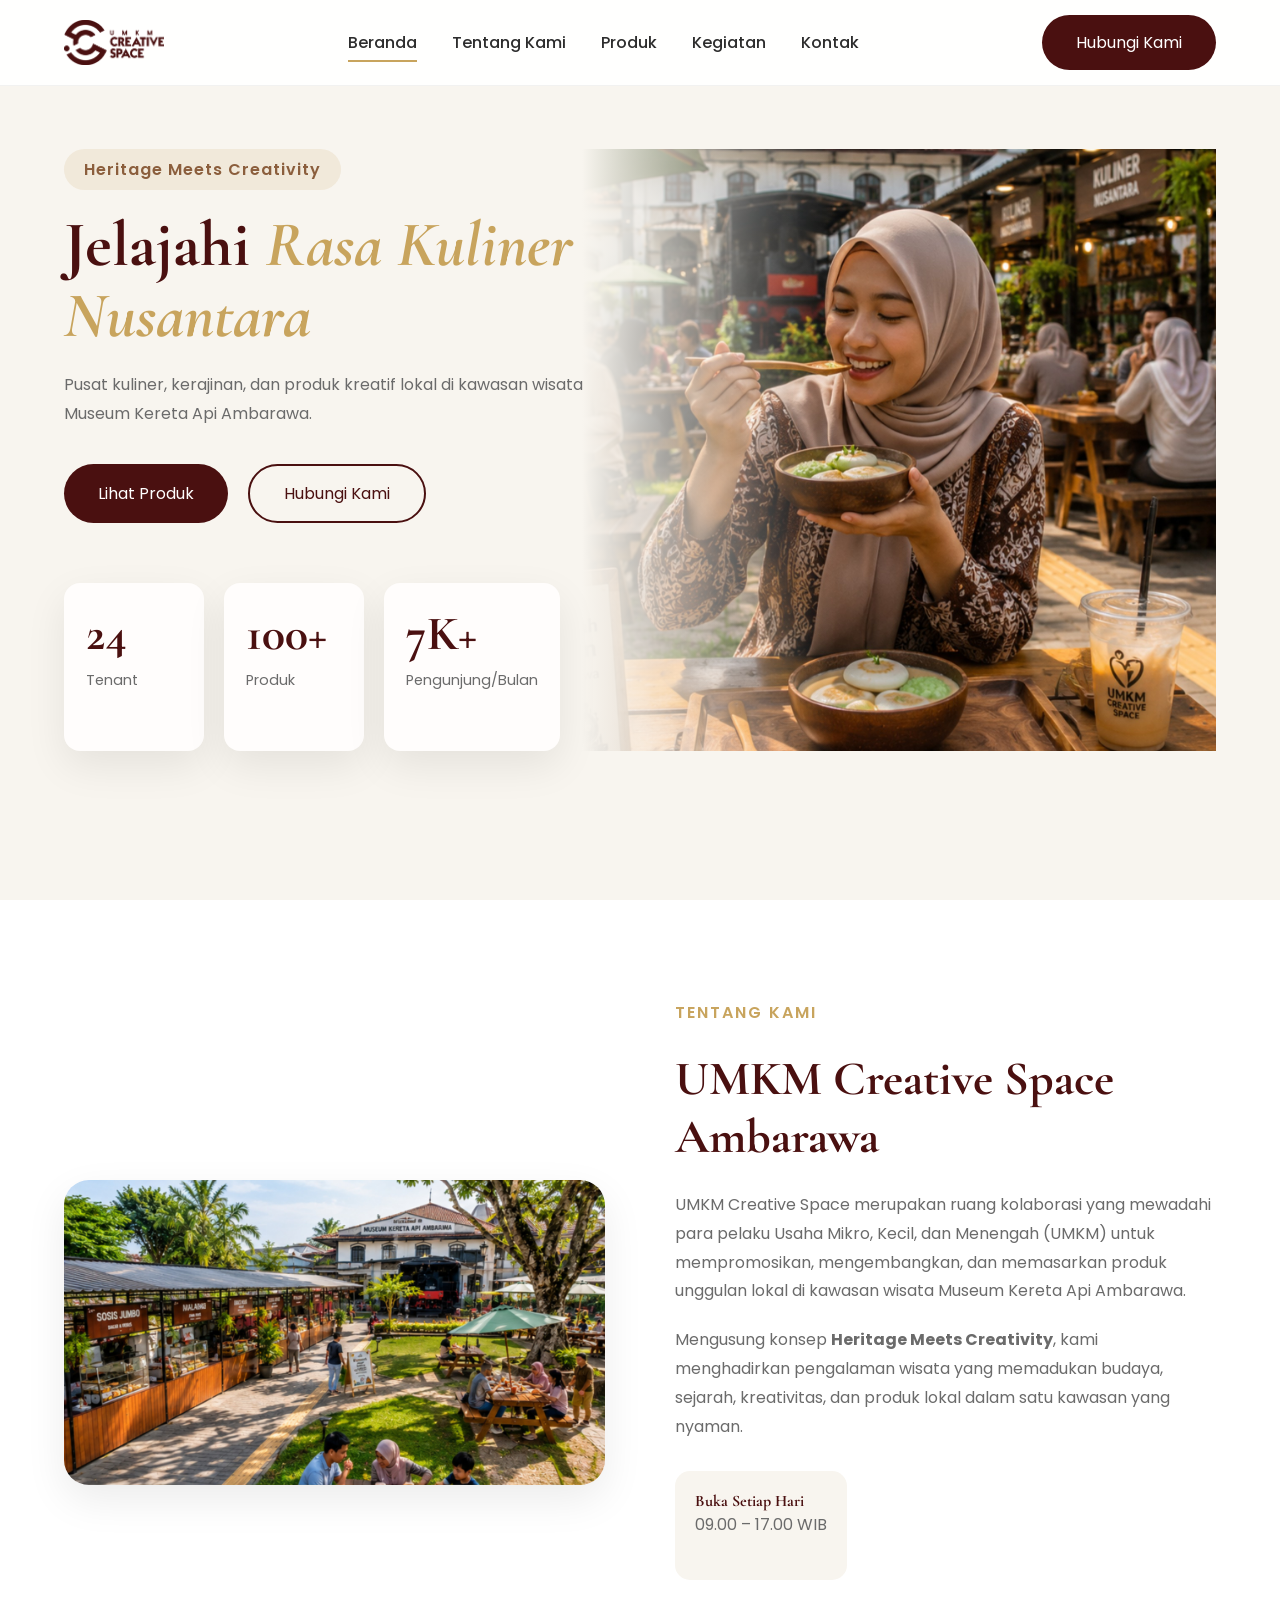
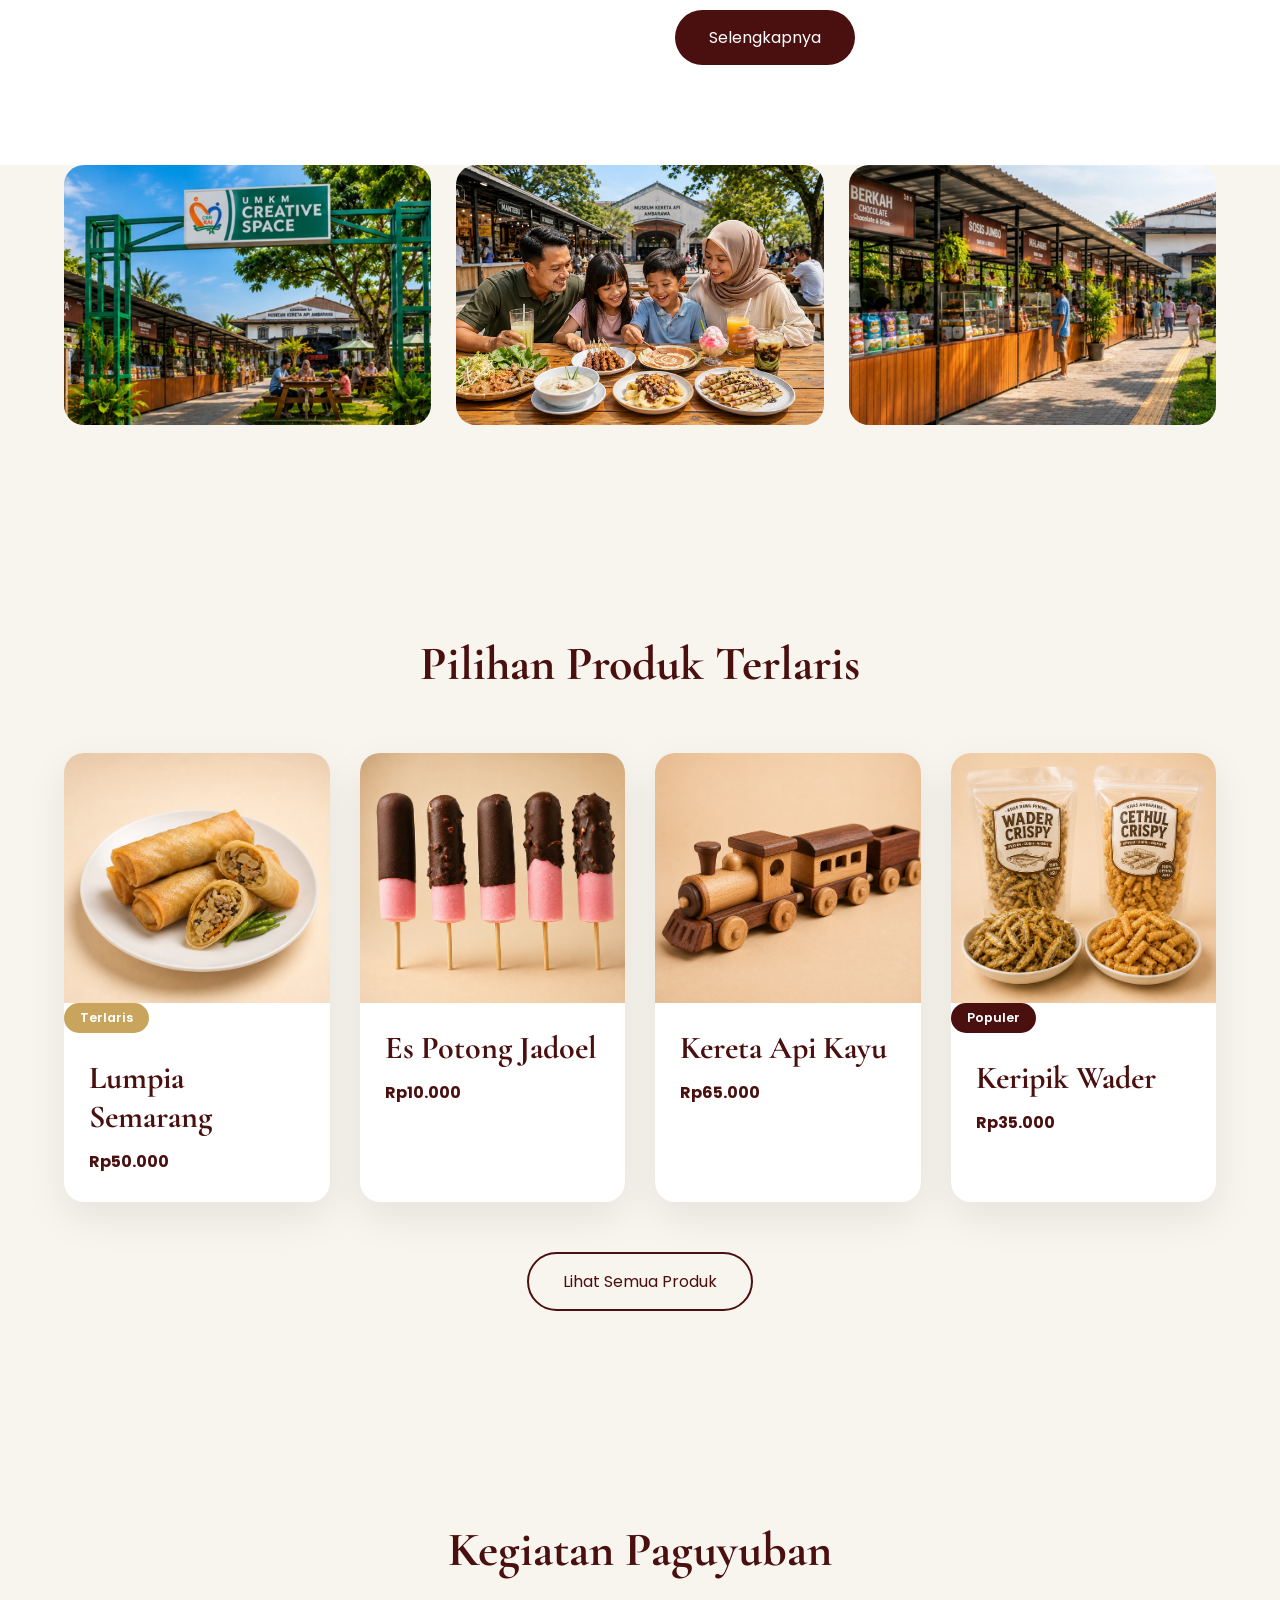
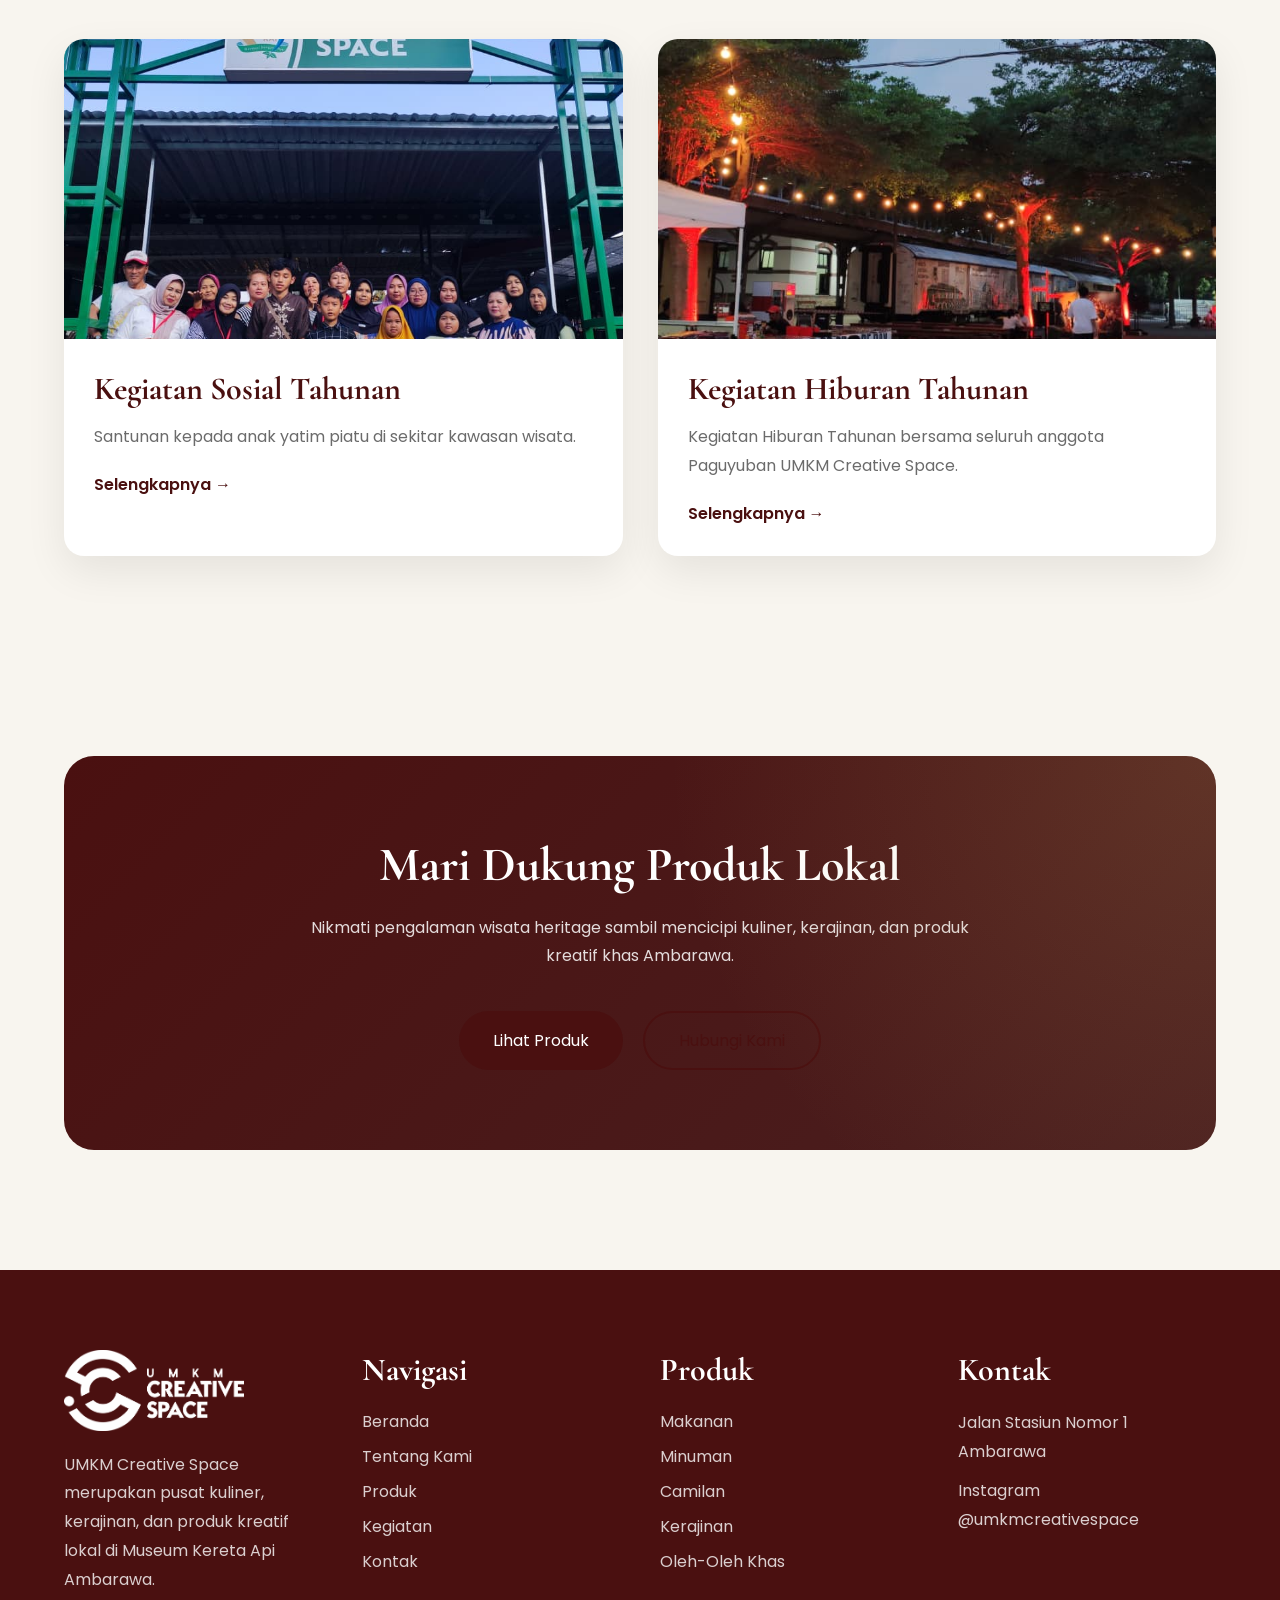
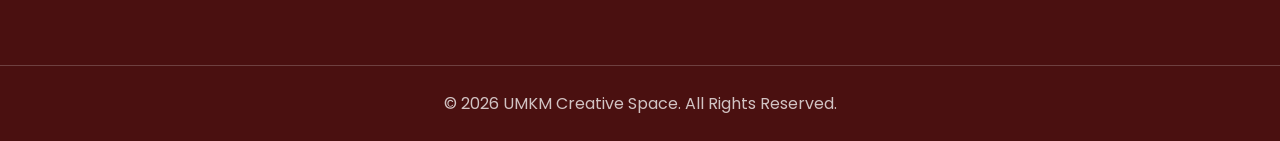
<file: index.html>
<!DOCTYPE html>
<html lang="id">

<head>

    <!-- ========================================
         Meta
    ========================================= -->

    <meta charset="UTF-8">

    <meta name="viewport"
          content="width=device-width, initial-scale=1.0">

    <title>
        UMKM Creative Space | Heritage Meets Creativity
    </title>

    <meta name="description"
          content="UMKM Creative Space merupakan pusat kuliner, kerajinan, oleh-oleh, dan produk kreatif lokal di kawasan Museum Kereta Api Ambarawa.">

    <meta name="keywords"
          content="UMKM Creative Space, Museum Kereta Api Ambarawa, Kuliner Ambarawa, Kerajinan, Oleh-oleh">

    <meta name="author"
          content="UMKM Creative Space">

    <!-- Open Graph -->

    <meta property="og:title"
          content="UMKM Creative Space">

    <meta property="og:description"
          content="Heritage Meets Creativity">

    <meta property="og:image"
          content="images/hero/hero-home.jpg">

    <meta property="og:type"
          content="website">

    <!-- Favicon -->

    <link rel="icon"
          href="images/logo/favicon.png">

    <!-- Google Font -->

    <link rel="preconnect"
          href="https://fonts.googleapis.com">

    <link rel="preconnect"
          href="https://fonts.gstatic.com"
          crossorigin>

    <link href="https://fonts.googleapis.com/css2?family=Cormorant+Garamond:wght@500;600;700&family=Poppins:wght@300;400;500;600;700&display=swap"
          rel="stylesheet">

    <!-- CSS -->

    <link rel="stylesheet"
          href="css/style.css">

    <link rel="stylesheet"
          href="css/home.css">

    <link rel="stylesheet"
          href="css/responsive.css">

</head>

<body>

<header id="header">

    <div class="container navbar">

        <!-- Logo -->

        <a href="index.html"
           class="logo">

            <img src="images/logo/logo.png"
                 alt="UMKM Creative Space">

        </a>

        <!-- Navigation -->

        <nav>

            <ul class="nav-menu">

                <li>
                    <a class="active"
                       href="index.html">
                        Beranda
                    </a>
                </li>

                <li>
                    <a href="about.html">
                        Tentang Kami
                    </a>
                </li>

                <li>
                    <a href="product.html">
                        Produk
                    </a>
                </li>

                <li>
                    <a href="activities.html">
                        Kegiatan
                    </a>
                </li>

                <li>
                    <a href="contact.html">
                        Kontak
                    </a>
                </li>

            </ul>

        </nav>

        <!-- Contact Button -->

        <a href="contact.html"
           class="btn-primary">

            Hubungi Kami

        </a>

        <!-- Mobile -->

        <div class="hamburger">

            ☰

        </div>

    </div>

</header>

<main>

<section class="hero">

<div class="container hero-grid">

<div class="hero-content">

<span class="hero-tag">

Heritage Meets Creativity

</span>

<h1>

Jelajahi

<span>

Rasa Kuliner Nusantara

</span>

</h1>

<p>

Pusat kuliner, kerajinan, dan produk kreatif lokal
di kawasan wisata Museum Kereta Api Ambarawa.

</p>

<div class="hero-button">

<a href="product.html"
class="btn-primary">

Lihat Produk

</a>

<a href="contact.html"
class="btn-secondary">

Hubungi Kami

</a>

</div>

<div class="hero-counter">

<div>

<h2>24</h2>

<p>Tenant</p>

</div>

<div>

<h2>100+</h2>

<p>Produk</p>

</div>

<div>

<h2>7K+</h2>

<p>Pengunjung/Bulan</p>

</div>

</div>

</div>

<div class="hero-image">

<img src="images/hero/product.jpg"
alt="UMKM Creative Space">

</div>

</div>

</section>

<!-- =======================================================
     ABOUT PREVIEW
======================================================== -->

<section class="about-preview reveal">

    <div class="container">

        <div class="about-grid">

            <!-- Image -->

            <div class="about-image">

                <img src="images/about/building.jpg"
                     alt="UMKM Creative Space"
                     loading="lazy">

            </div>

            <!-- Content -->

            <div class="about-content">

                <span class="section-tag">
                    Tentang Kami
                </span>

                <h2>
                    UMKM Creative Space Ambarawa
                </h2>

                <p>
                    UMKM Creative Space merupakan ruang kolaborasi yang
                    mewadahi para pelaku Usaha Mikro, Kecil, dan Menengah
                    (UMKM) untuk mempromosikan, mengembangkan, dan
                    memasarkan produk unggulan lokal di kawasan wisata
                    Museum Kereta Api Ambarawa.
                </p>

                <p>
                    Mengusung konsep
                    <strong>Heritage Meets Creativity</strong>,
                    kami menghadirkan pengalaman wisata yang memadukan
                    budaya, sejarah, kreativitas, dan produk lokal dalam
                    satu kawasan yang nyaman.
                </p>

                <div class="about-info">

                    <div class="info-item">

                        <h4>Buka Setiap Hari</h4>

                        <p>09.00 – 17.00 WIB</p>

                    </div>

                </div>

                <a href="about.html"
                   class="btn-primary">

                    Selengkapnya

                </a>

            </div>

        </div>

    </div>

</section>

<section class="gallery-preview">

    <div class="container">

        <div class="gallery-grid">

            <img src="images/gallery/gallery-5.jpg"
                 alt="Gallery 5"
                 loading="lazy">

            <img src="images/gallery/gallery-2.jpg"
                 alt="Gallery 2"
                 loading="lazy">

            <img src="images/gallery/gallery-1.jpg"
                 alt="Gallery 1"
                 loading="lazy">

        </div>

    </div>

</section>

<!-- =======================================================
     FEATURED PRODUCT
======================================================== -->

<section class="featured-products">

    <div class="container">

        <div class="section-title">

            <h2>Pilihan Produk Terlaris</h2>

        </div>

        <div class="product-grid">

            <!-- Card 1 -->

            <article class="product-card">

                <img src="images/product/lumpia.jpg"
                     alt="Lumpia Semarang"
                     loading="lazy">

                <span class="badge">
                    Terlaris
                </span>

                <div class="product-content">

                    <h3>Lumpia Semarang</h3>

                    <p class="price">
                        Rp50.000
                    </p>

                </div>

            </article>

            <!-- Card 2 -->

            <article class="product-card">

                <img src="images/product/es-potong.jpg"
                     alt="Es Potong Jadoel"
                     loading="lazy">

                <div class="product-content">

                    <h3>Es Potong Jadoel</h3>

                    <p class="price">
                        Rp10.000
                    </p>

                </div>

            </article>

            <!-- Card 3 -->

            <article class="product-card">

                <img src="images/product/kereta-kayu.jpg"
                     alt="Kereta Api Kayu"
                     loading="lazy">

                <div class="product-content">

                    <h3>Kereta Api Kayu</h3>

                    <p class="price">
                        Rp65.000
                    </p>

                </div>

            </article>

            <!-- Card 4 -->

            <article class="product-card">

                <img src="images/product/keripik-wader.jpg"
                     alt="Keripik Wader"
                     loading="lazy">

                <span class="badge popular">
                    Populer
                </span>

                <div class="product-content">

                    <h3>Keripik Wader</h3>

                    <p class="price">
                        Rp35.000
                    </p>

                </div>

            </article>

        </div>

        <div class="section-button">

            <a href="product.html"
               class="btn-secondary">

                Lihat Semua Produk

            </a>

        </div>

    </div>

</section>

<section class="activities-preview">

    <div class="container">

        <div class="section-title">

            <h2>Kegiatan Paguyuban</h2>

        </div>

        <div class="activities-grid">

            <article class="activity-card">

                <img src="images/activities/social-1.jpg"
                     alt="Santunan Anak Yatim"
                     loading="lazy">

                <div class="activity-content">

                    <h3>Kegiatan Sosial Tahunan</h3>

                    <p>
                        Santunan kepada anak yatim piatu di sekitar kawasan wisata.
                    </p>

                    <a href="activities.html">
                        Selengkapnya →
                    </a>

                </div>

            </article>

            <article class="activity-card">

                <img src="images/activities/holiday-1.jpg"
                     alt="Piknik Tahunan"
                     loading="lazy">

                <div class="activity-content">

                    <h3>Kegiatan Hiburan Tahunan</h3>

                    <p>
                        Kegiatan Hiburan Tahunan bersama seluruh anggota Paguyuban UMKM Creative Space.
                    </p>

                    <a href="activities.html">
                        Selengkapnya →
                    </a>

                </div>

            </article>

        </div>

    </div>

</section>

<section class="cta">

    <div class="container">

        <div class="cta-box">

            <h2>

                Mari Dukung Produk Lokal

            </h2>

            <p>

                Nikmati pengalaman wisata heritage
                sambil mencicipi kuliner,
                kerajinan,
                dan produk kreatif khas Ambarawa.

            </p>

            <div class="cta-button">

                <a href="product.html"
                   class="btn-primary">

                    Lihat Produk

                </a>

                <a href="contact.html"
                   class="btn-secondary">

                    Hubungi Kami

                </a>

            </div>

        </div>

    </div>

</section>


<footer>

    <div class="container footer-grid">

        <div class="footer-about">

            <img src="images/logo/logo-white.png"
                 alt="Logo">

            <p>

                UMKM Creative Space merupakan pusat
                kuliner, kerajinan,
                dan produk kreatif lokal
                di Museum Kereta Api Ambarawa.

            </p>

        </div>

        <div>

            <h3>Navigasi</h3>

            <ul>

                <li><a href="index.html">Beranda</a></li>

                <li><a href="about.html">Tentang Kami</a></li>

                <li><a href="product.html">Produk</a></li>

                <li><a href="activities.html">Kegiatan</a></li>

                <li><a href="contact.html">Kontak</a></li>

            </ul>

        </div>

        <div>

            <h3>Produk</h3>

            <ul>

                <li>Makanan</li>
                <li>Minuman</li>
		<li>Camilan</li>
                <li>Kerajinan</li>
                <li>Oleh-Oleh Khas</li>

            </ul>

        </div>

        <div>

            <h3>Kontak</h3>

            <p>

                Jalan Stasiun Nomor 1<br>
                Ambarawa

            </p>

            <p>

                Instagram<br>

                @umkmcreativespace

            </p>

        </div>

    </div>

    <div class="copyright">

        © 2026 UMKM Creative Space.
        All Rights Reserved.

    </div>


<button id="topBtn">

↑

</button>

</footer>

<script src="js/script.js"></script>

</body>
</html>
</file>
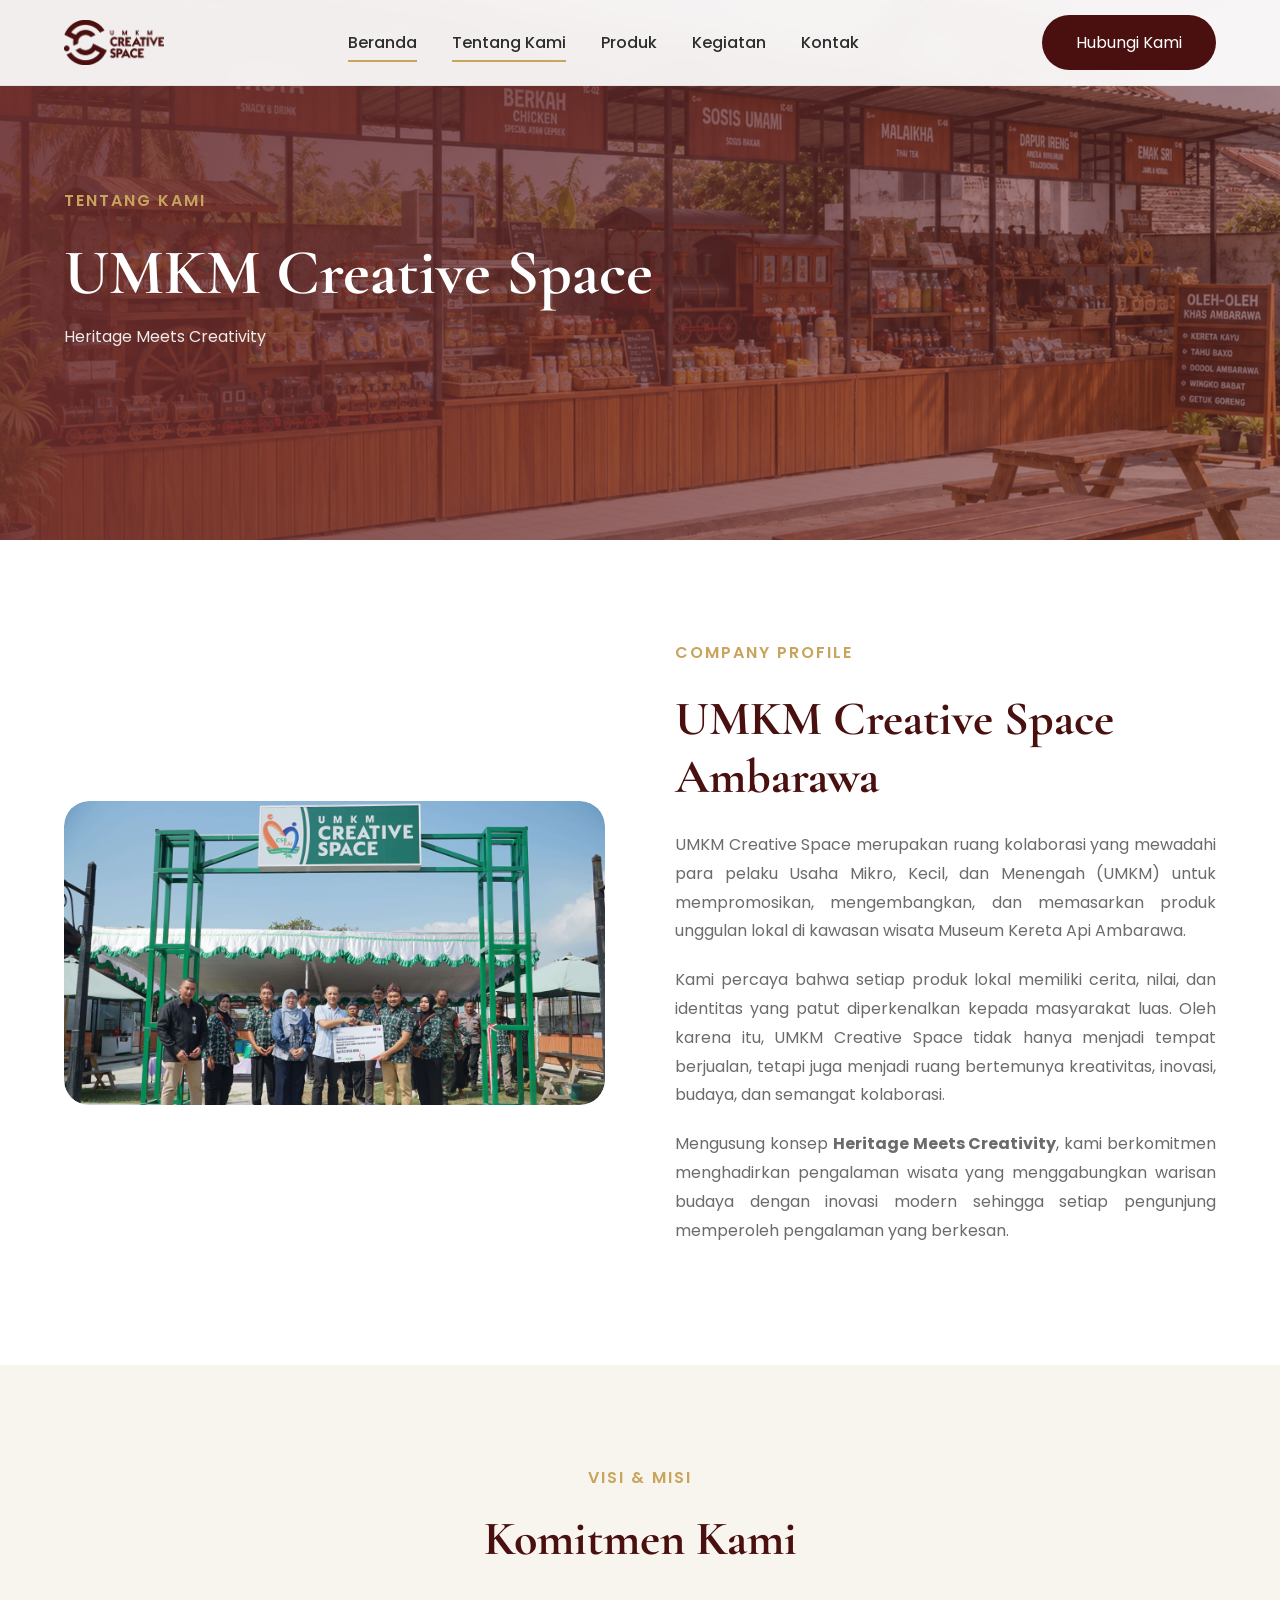
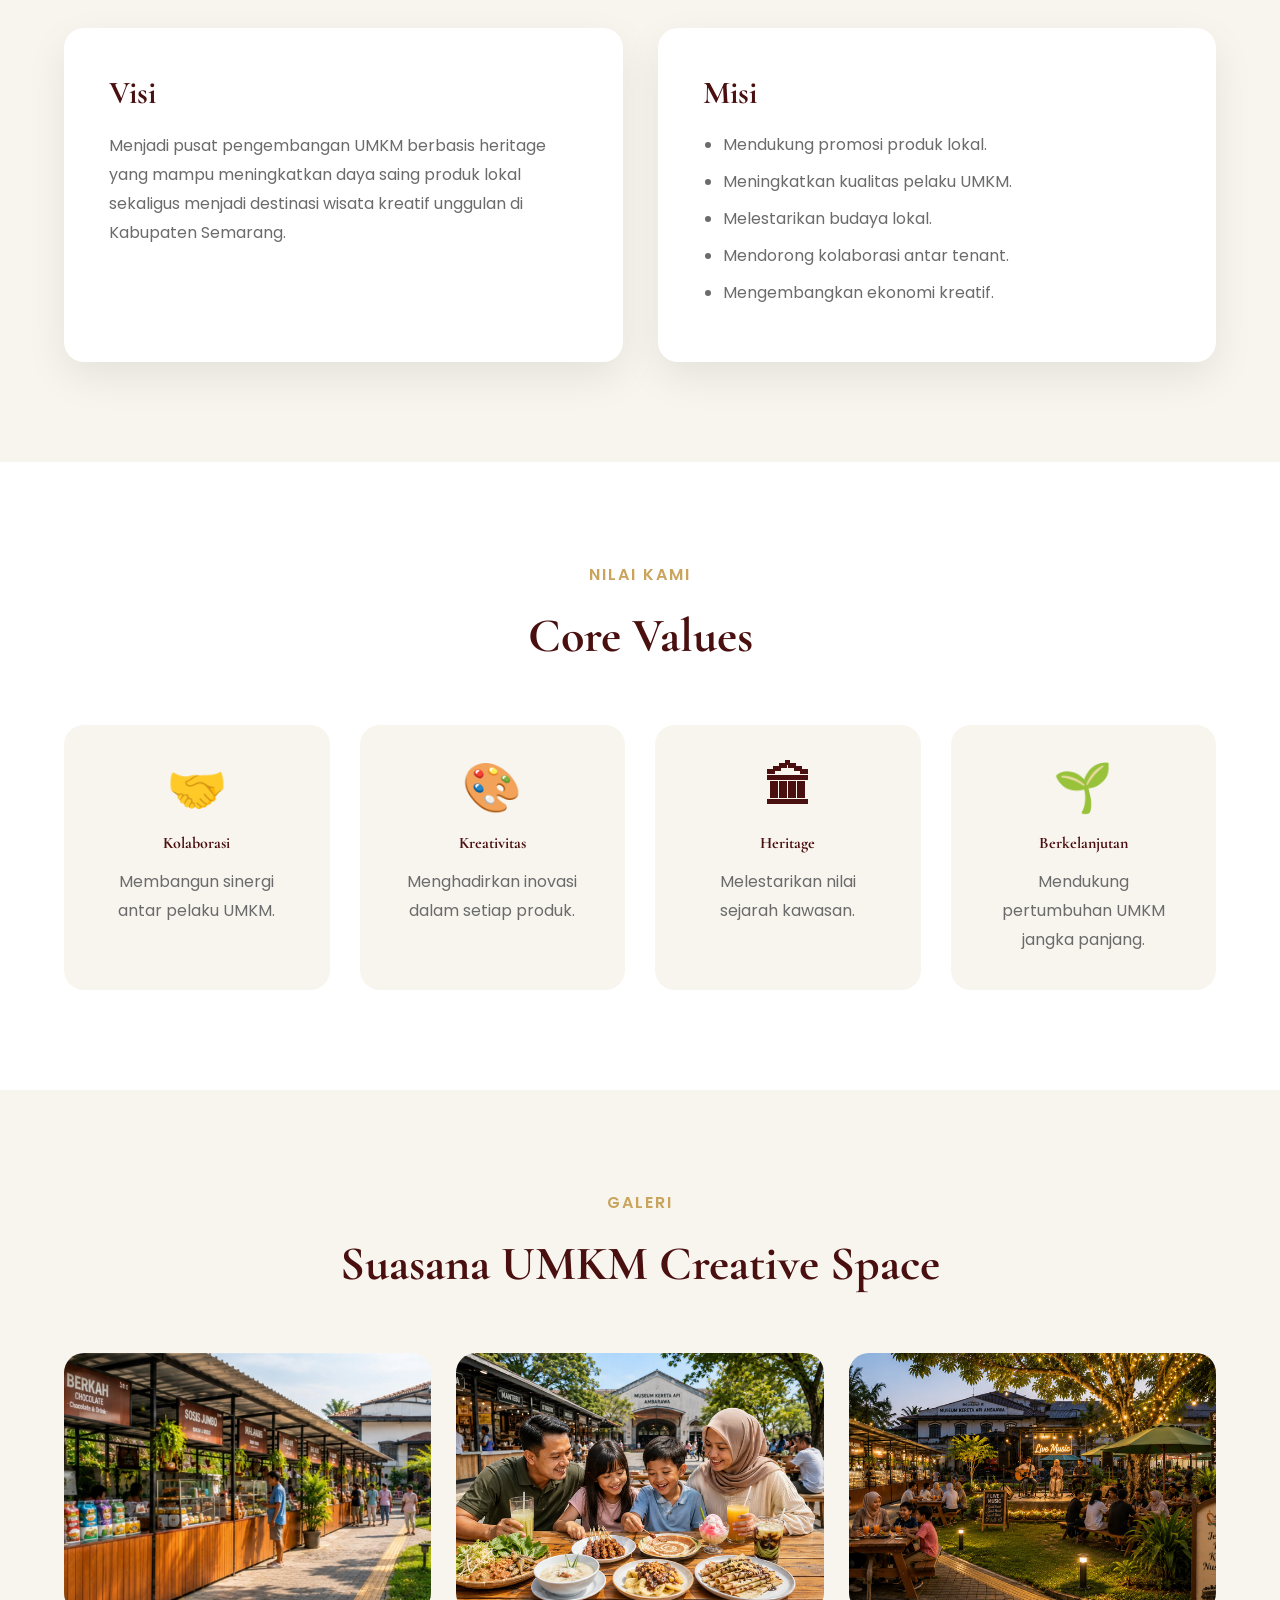
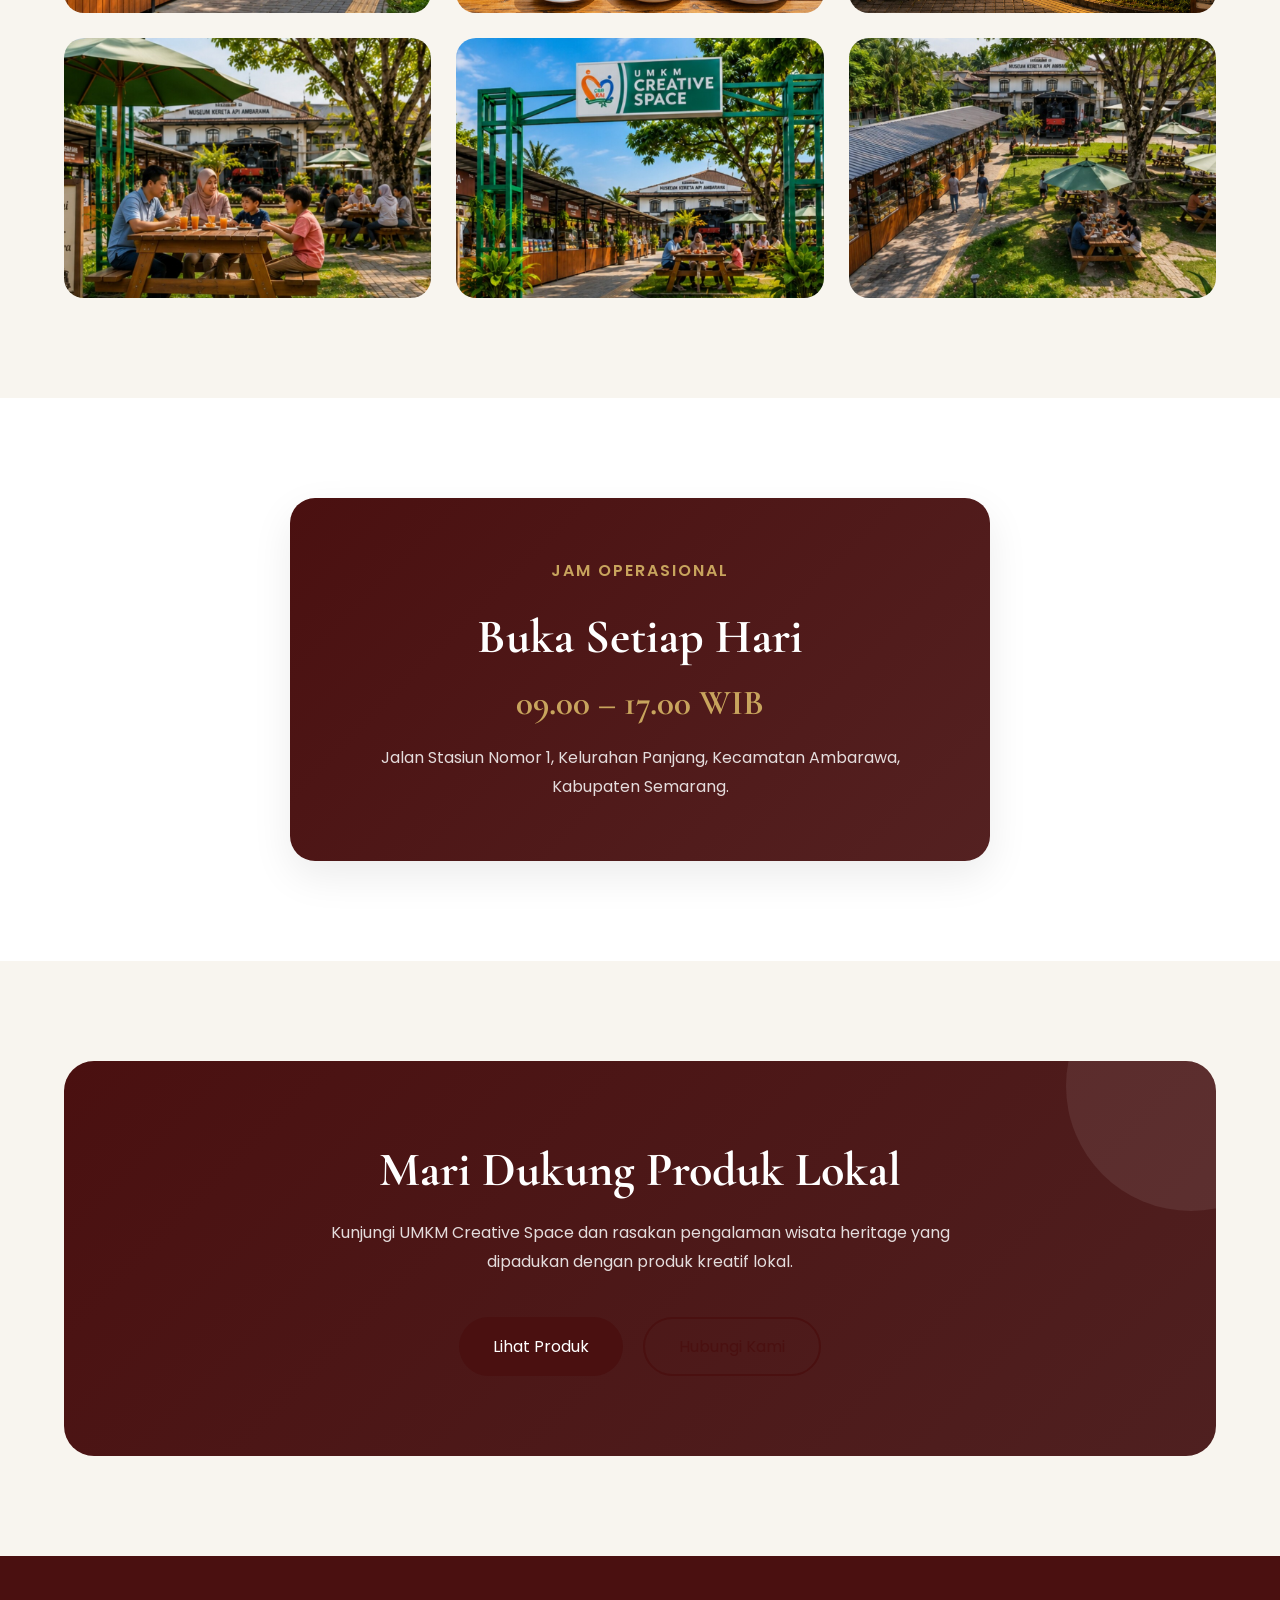
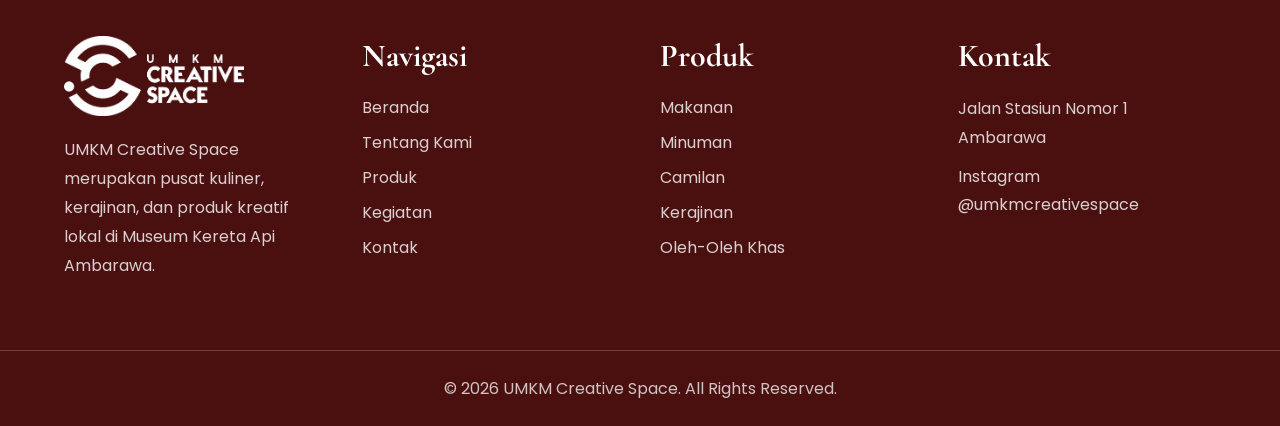
<file: about.html>
<!DOCTYPE html>
<html lang="id">

<head>

    <meta charset="UTF-8">
    <meta name="viewport" content="width=device-width, initial-scale=1.0">

    <title>Tentang Kami | UMKM Creative Space</title>

    <meta name="description"
          content="Tentang UMKM Creative Space di kawasan wisata Museum Kereta Api Ambarawa.">

    <!-- Favicon -->
    <link rel="icon" href="images/logo/favicon.png">

    <!-- Google Fonts -->
    <link rel="preconnect" href="https://fonts.googleapis.com">

    <link rel="preconnect"
          href="https://fonts.gstatic.com"
          crossorigin>

    <link href="https://fonts.googleapis.com/css2?family=Cormorant+Garamond:wght@500;600;700&family=Poppins:wght@300;400;500;600;700&display=swap"
          rel="stylesheet">

    <!-- Global CSS -->
    <link rel="stylesheet" href="css/style.css">

    <!-- About CSS -->
    <link rel="stylesheet" href="css/about.css">

    <link rel="stylesheet"
          href="css/responsive.css">

</head>


<body>

<header id="header">

    <div class="container navbar">

        <!-- Logo -->

        <a href="index.html"
           class="logo">

            <img src="images/logo/logo.png"
                 alt="UMKM Creative Space">

        </a>

        <!-- Navigation -->

        <nav>

            <ul class="nav-menu">

                <li>
                    <a class="active"
                       href="index.html">
                        Beranda
                    </a>
                </li>

                <li>
                    <a href="about.html">
                        Tentang Kami
                    </a>
                </li>

                <li>
                    <a href="product.html">
                        Produk
                    </a>
                </li>

                <li>
                    <a href="activities.html">
                        Kegiatan
                    </a>
                </li>

                <li>
                    <a href="contact.html">
                        Kontak
                    </a>
                </li>

            </ul>

        </nav>

        <!-- Contact Button -->

        <a href="contact.html"
           class="btn-primary">

            Hubungi Kami

        </a>

        <!-- Mobile -->

        <div class="hamburger">

            ☰

        </div>

    </div>

</header>

<main>

    <!-- ==========================================
         HERO BANNER
    =========================================== -->

    <section class="page-hero">

        <img src="images/hero/about.jpg"
             alt="Tentang UMKM Creative Space"
             class="page-hero-image"
             loading="lazy">

        <div class="page-overlay"></div>

        <div class="container">

            <div class="page-content">

                <span class="section-tag">
                    Tentang Kami
                </span>

                <h1>
                    UMKM Creative Space
                </h1>

                <p>
                    Heritage Meets Creativity
                </p>


        </div>

    </section>

    <!-- ==========================================
         COMPANY PROFILE
    =========================================== -->

    <section class="company-profile">

        <div class="container">

            <div class="about-grid">

                <div class="about-image">

                    <img src="images/about/owner.jpg"
                         alt="Gedung UMKM Creative Space"
                         loading="lazy">

                </div>

                <div class="about-content">

                    <span class="section-tag">
                        Company Profile
                    </span>

                    <h2>
                        UMKM Creative Space Ambarawa
                    </h2>

                    <p>
                        UMKM Creative Space merupakan ruang kolaborasi yang
                        mewadahi para pelaku Usaha Mikro, Kecil, dan Menengah
                        (UMKM) untuk mempromosikan, mengembangkan, dan
                        memasarkan produk unggulan lokal di kawasan wisata
                        Museum Kereta Api Ambarawa.
                    </p>

                    <p>
                        Kami percaya bahwa setiap produk lokal memiliki
                        cerita, nilai, dan identitas yang patut diperkenalkan
                        kepada masyarakat luas. Oleh karena itu,
                        UMKM Creative Space tidak hanya menjadi tempat
                        berjualan, tetapi juga menjadi ruang bertemunya
                        kreativitas, inovasi, budaya, dan semangat kolaborasi.
                    </p>

                    <p>
                        Mengusung konsep
                        <strong>Heritage Meets Creativity</strong>,
                        kami berkomitmen menghadirkan pengalaman wisata
                        yang menggabungkan warisan budaya dengan inovasi
                        modern sehingga setiap pengunjung memperoleh
                        pengalaman yang berkesan.
                    </p>

                </div>

            </div>

        </div>

    </section>

    <!-- ==========================================
         VISI MISI
    =========================================== -->

    <section class="vision-mission">

        <div class="container">

            <div class="section-title">

                <span class="section-tag">

                    Visi & Misi

                </span>

                <h2>

                    Komitmen Kami

                </h2>

            </div>

            <div class="vision-grid">

                <article class="vision-card">

                    <h3>

                        Visi

                    </h3>

                    <p>

                        Menjadi pusat pengembangan UMKM berbasis
                        heritage yang mampu meningkatkan daya saing
                        produk lokal sekaligus menjadi destinasi
                        wisata kreatif unggulan di Kabupaten Semarang.

                    </p>

                </article>

                <article class="vision-card">

                    <h3>

                        Misi

                    </h3>

                    <ul>

                        <li>Mendukung promosi produk lokal.</li>

                        <li>Meningkatkan kualitas pelaku UMKM.</li>

                        <li>Melestarikan budaya lokal.</li>

                        <li>Mendorong kolaborasi antar tenant.</li>

                        <li>Mengembangkan ekonomi kreatif.</li>

                    </ul>

                </article>

            </div>

        </div>

    </section>

    <!-- ==========================================
         CORE VALUES
    =========================================== -->

    <section class="core-values">

        <div class="container">

            <div class="section-title">

                <span class="section-tag">

                    Nilai Kami

                </span>

                <h2>

                    Core Values

                </h2>

            </div>

            <div class="value-grid">

                <div class="value-card">

                    <h3>🤝</h3>

                    <h4>Kolaborasi</h4>

                    <p>
                        Membangun sinergi antar pelaku UMKM.
                    </p>

                </div>

                <div class="value-card">

                    <h3>🎨</h3>

                    <h4>Kreativitas</h4>

                    <p>
                        Menghadirkan inovasi dalam setiap produk.
                    </p>

                </div>

                <div class="value-card">

                    <h3>🏛</h3>

                    <h4>Heritage</h4>

                    <p>
                        Melestarikan nilai sejarah kawasan.
                    </p>

                </div>

                <div class="value-card">

                    <h3>🌱</h3>

                    <h4>Berkelanjutan</h4>

                    <p>
                        Mendukung pertumbuhan UMKM jangka panjang.
                    </p>

                </div>

            </div>

        </div>

    </section>

    <!-- ==========================================
         GALLERY
    =========================================== -->

    <section class="gallery-section">

        <div class="container">

            <div class="section-title">

                <span class="section-tag">

                    Galeri

                </span>

                <h2>

                    Suasana UMKM Creative Space

                </h2>

            </div>

            <div class="gallery-grid">

                <img src="images/gallery/gallery-1.jpg" alt="" loading="lazy">

                <img src="images/gallery/gallery-2.jpg" alt="" loading="lazy">

                <img src="images/gallery/gallery-3.jpg" alt="" loading="lazy">

                <img src="images/gallery/gallery-4.jpg" alt="" loading="lazy">

                <img src="images/gallery/gallery-5.jpg" alt="" loading="lazy">

                <img src="images/gallery/gallery-6.jpg" alt="" loading="lazy">

            </div>

        </div>

    </section>

    <!-- ==========================================
         OPERATIONAL
    =========================================== -->

    <section class="operational">

        <div class="container">

            <div class="operation-card">

                <span class="section-tag">

                    Jam Operasional

                </span>

                <h2>

                    Buka Setiap Hari

                </h2>

                <h3>

                    09.00 – 17.00 WIB

                </h3>

                <p>

                    Jalan Stasiun Nomor 1,
                    Kelurahan Panjang,
                    Kecamatan Ambarawa,
                    Kabupaten Semarang.

                </p>

            </div>

        </div>

    </section>

    <!-- ==========================================
         CTA
    =========================================== -->

    <section class="cta">

        <div class="container">

            <div class="cta-box">

                <h2>

                    Mari Dukung Produk Lokal

                </h2>

                <p>

                    Kunjungi UMKM Creative Space dan rasakan
                    pengalaman wisata heritage yang dipadukan
                    dengan produk kreatif lokal.

                </p>

                <div class="cta-button">

                    <a href="product.html"
                       class="btn-primary">

                        Lihat Produk

                    </a>

                    <a href="contact.html"
                       class="btn-secondary">

                        Hubungi Kami

                    </a>

                </div>

            </div>

        </div>

    </section>

</main>

<footer>

    <div class="container footer-grid">

        <div class="footer-about">

            <img src="images/logo/logo-white.png"
                 alt="Logo">

            <p>

                UMKM Creative Space merupakan pusat
                kuliner, kerajinan,
                dan produk kreatif lokal
                di Museum Kereta Api Ambarawa.

            </p>

        </div>

        <div>

            <h3>Navigasi</h3>

            <ul>

                <li><a href="index.html">Beranda</a></li>

                <li><a href="about.html">Tentang Kami</a></li>

                <li><a href="product.html">Produk</a></li>

                <li><a href="activities.html">Kegiatan</a></li>

                <li><a href="contact.html">Kontak</a></li>

            </ul>

        </div>

        <div>

            <h3>Produk</h3>

            <ul>

                <li>Makanan</li>
                <li>Minuman</li>
		<li>Camilan</li>
                <li>Kerajinan</li>
                <li>Oleh-Oleh Khas</li>

            </ul>

        </div>

        <div>

            <h3>Kontak</h3>

            <p>

                Jalan Stasiun Nomor 1<br>
                Ambarawa

            </p>

            <p>

                Instagram<br>

                @umkmcreativespace

            </p>

        </div>

    </div>

    <div class="copyright">

        © 2026 UMKM Creative Space.
        All Rights Reserved.

    </div>


<button id="topBtn">

↑

</button>

</footer>

<script src="js/script.js"></script>

</body>
</html>
</file>
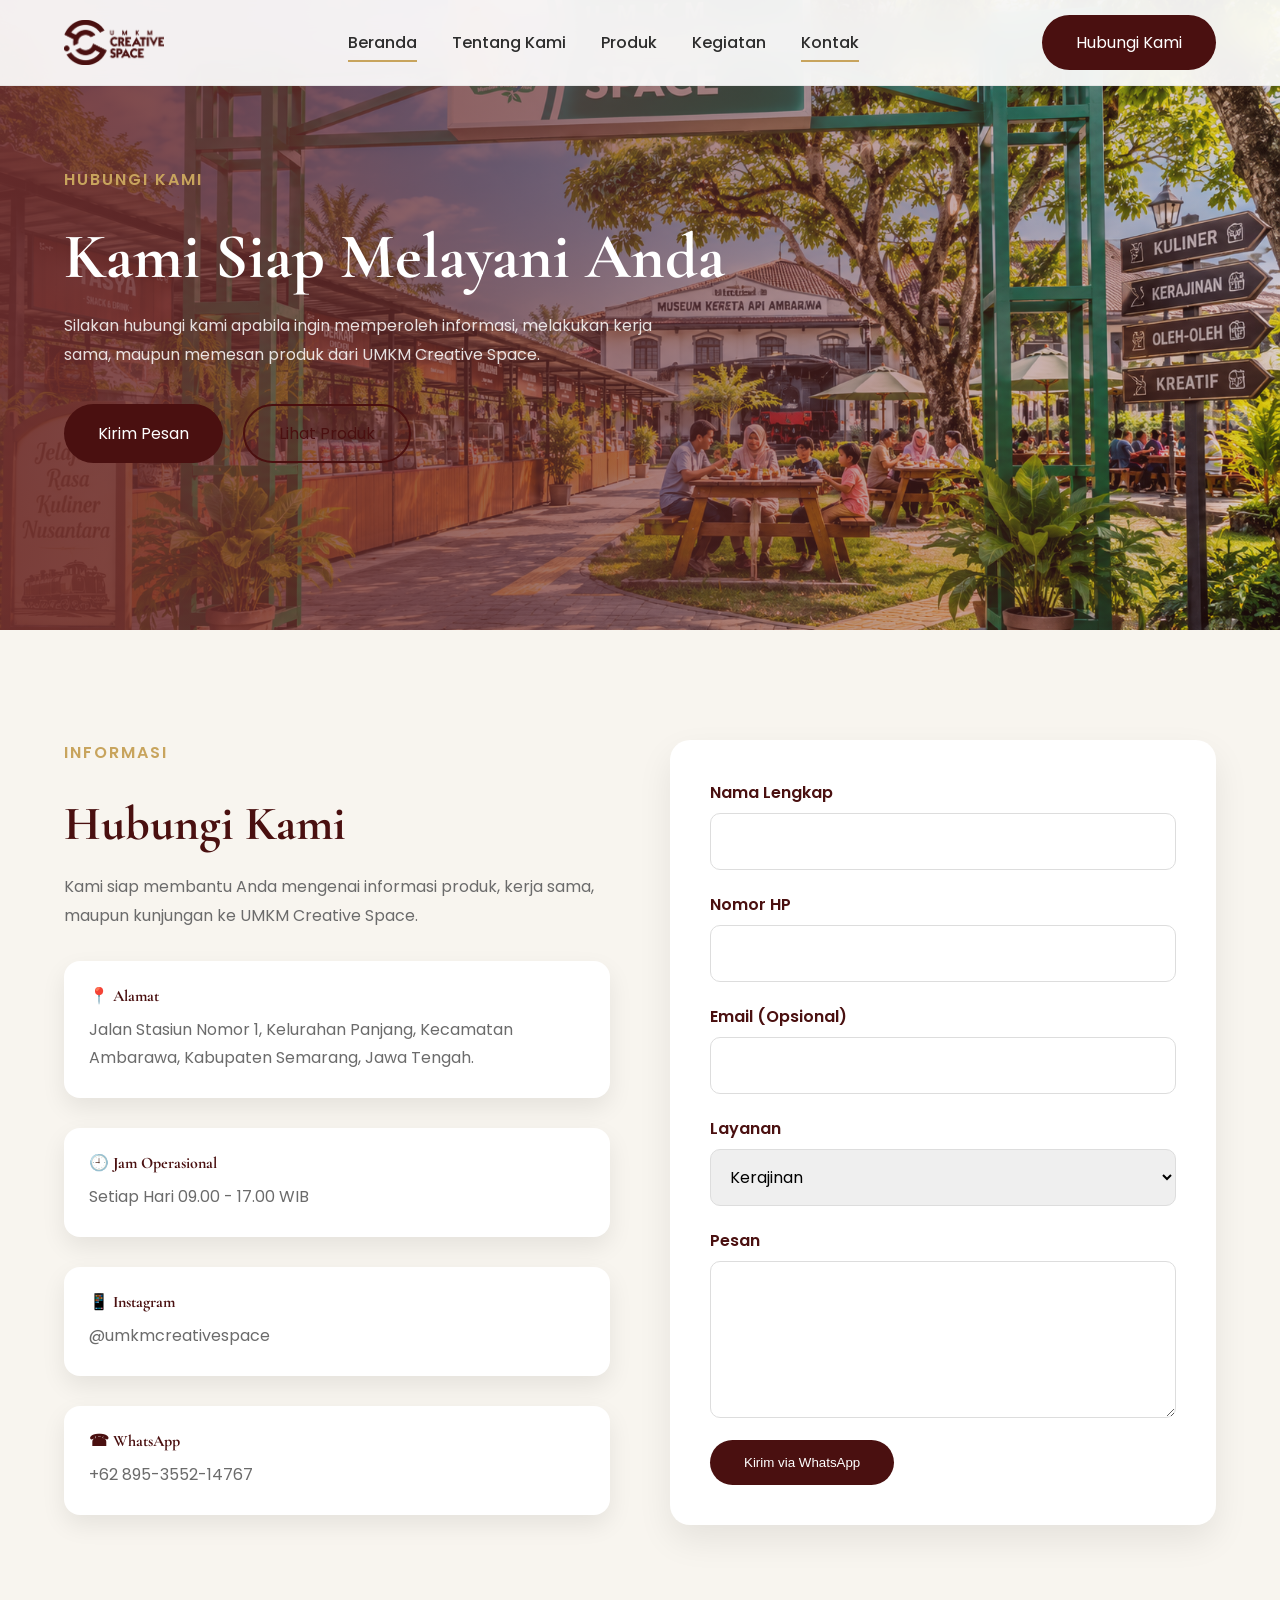
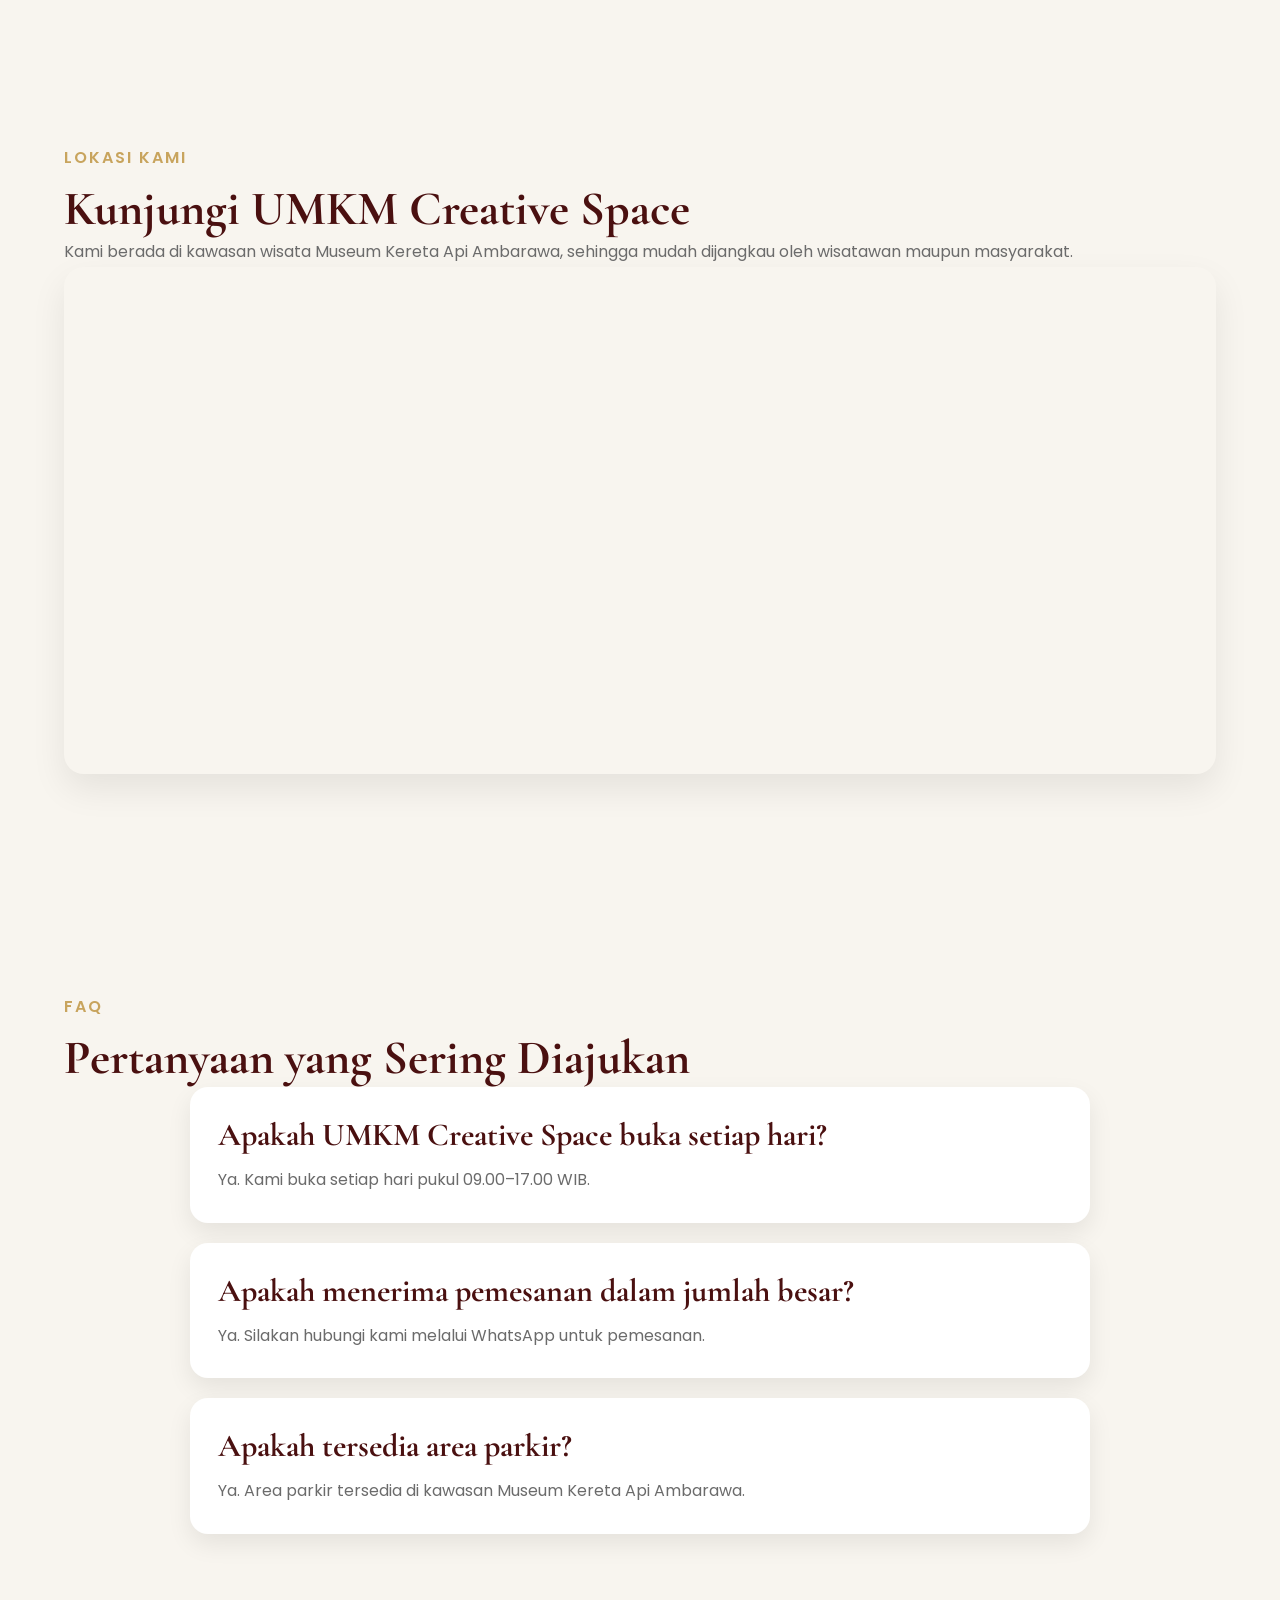
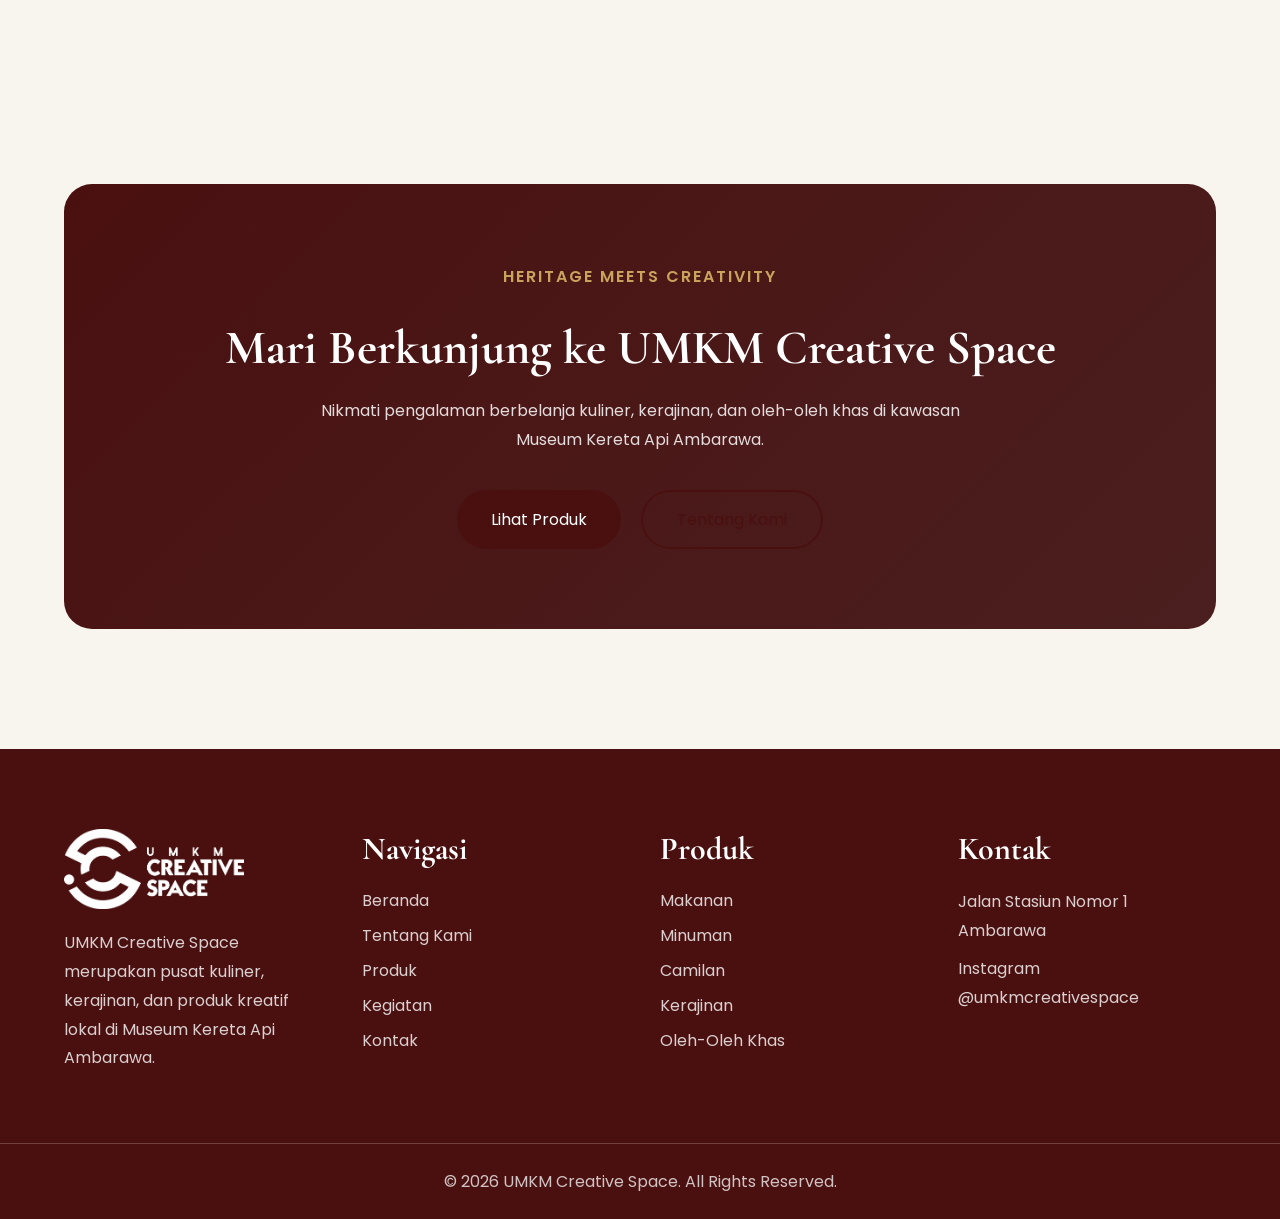
<file: contact.html>
<!DOCTYPE html>
<html lang="id">

<head>

    <meta charset="UTF-8">

    <meta name="viewport"
          content="width=device-width, initial-scale=1.0">

    <title>Kontak | UMKM Creative Space</title>

    <meta name="description"
          content="Hubungi UMKM Creative Space Museum Kereta Api Ambarawa melalui WhatsApp, Instagram, atau kunjungi lokasi kami secara langsung.">

    <meta name="keywords"
          content="Kontak UMKM Creative Space, WhatsApp UMKM Creative Space, Museum Kereta Api Ambarawa">

    <link rel="icon"
          href="images/logo/favicon.png">

    <!-- Google Font -->

    <link rel="preconnect"
          href="https://fonts.googleapis.com">

    <link rel="preconnect"
          href="https://fonts.gstatic.com"
          crossorigin>

    <link href="https://fonts.googleapis.com/css2?family=Cormorant+Garamond:wght@500;600;700&family=Poppins:wght@300;400;500;600;700&display=swap"
          rel="stylesheet">

    <!-- CSS -->

    <link rel="stylesheet"
          href="css/style.css">

    <link rel="stylesheet"
          href="css/contact.css">

    <link rel="stylesheet"
          href="css/responsive.css">


</head>

<body>

<header id="header">

    <div class="container navbar">

        <!-- Logo -->

        <a href="index.html"
           class="logo">

            <img src="images/logo/logo.png"
                 alt="UMKM Creative Space">

        </a>

        <!-- Navigation -->

        <nav>

            <ul class="nav-menu">

                <li>
                    <a class="active"
                       href="index.html">
                        Beranda
                    </a>
                </li>

                <li>
                    <a href="about.html">
                        Tentang Kami
                    </a>
                </li>

                <li>
                    <a href="product.html">
                        Produk
                    </a>
                </li>

                <li>
                    <a href="activities.html">
                        Kegiatan
                    </a>
                </li>

                <li>
                    <a href="contact.html" class="active">
                        Kontak
                    </a>
                </li>

            </ul>

        </nav>

        <!-- Contact Button -->

        <a href="contact.html"
           class="btn-primary">

            Hubungi Kami

        </a>

        <!-- Mobile -->

        <div class="hamburger">

            ☰

        </div>

    </div>

</header>


<main>

<section class="page-hero">

    <img src="images/hero/home.jpg"
         class="page-hero-image"
         alt="Kontak UMKM Creative Space">

    <div class="page-overlay"></div>

    <div class="container">

        <div class="page-content">

            <span class="section-tag">

                Hubungi Kami

            </span>

            <h1>

                Kami Siap
                Melayani Anda

            </h1>

            <p>

                Silakan hubungi kami apabila
                ingin memperoleh informasi,
                melakukan kerja sama,
                maupun memesan produk
                dari UMKM Creative Space.

            </p>

            <div class="hero-button">

                <a href="#contact"

                   class="btn-primary">

                    Kirim Pesan

                </a>

                <a href="product.html"

                   class="btn-secondary">

                    Lihat Produk

                </a>

    </div>

</section>


<section class="contact-section"
         id="contact">

    <div class="container">

        <div class="contact-grid">

            <!-- Contact Info -->

            <div class="contact-info">

                <span class="section-tag">

                    Informasi

                </span>

                <h2>

                    Hubungi Kami

                </h2>

                <p>

                    Kami siap membantu Anda mengenai
                    informasi produk, kerja sama,
                    maupun kunjungan ke UMKM Creative Space.

                </p>

                <div class="info-item">

                    <h4>📍 Alamat</h4>

                    <p>

                        Jalan Stasiun Nomor 1,
                        Kelurahan Panjang,
                        Kecamatan Ambarawa,
                        Kabupaten Semarang,
                        Jawa Tengah.

                    </p>

                </div>

                <div class="info-item">

                    <h4>🕘 Jam Operasional</h4>

                    <p>

                        Setiap Hari
                        09.00 - 17.00 WIB

                    </p>

                </div>

                <div class="info-item">

                    <h4>📱 Instagram</h4>

                    <p>

                        @umkmcreativespace

                    </p>

                </div>

                <div class="info-item">

                    <h4>☎ WhatsApp</h4>

                    <p>

                        +62 895-3552-14767

                    </p>

                </div>

            </div>

            <!-- Form -->

            <div class="contact-form">

                <form id="waForm">

                    <div class="form-group">

                        <label>

                            Nama Lengkap

                        </label>

                        <input type="text"
                               id="nama"
                               required>

                    </div>

                    <div class="form-group">

                        <label>

                            Nomor HP

                        </label>

                        <input type="tel"
                               id="hp"
                               required>

                    </div>

                    <div class="form-group">

                        <label>

                            Email (Opsional)

                        </label>

                        <input type="email"
                               id="email">

                    </div>

                    <div class="form-group">

                        <label>

                            Layanan

                        </label>

                        <select id="layanan">

                            <option>

                                Kerajinan

                            </option>

                            <option>

                                Oleh-Oleh Khas

                            </option>

                            <option>

                                Lainnya

                            </option>

                        </select>

                    </div>

                    <div class="form-group">

                        <label>

                            Pesan

                        </label>

                        <textarea
                            id="pesan"
                            rows="5"></textarea>

                    </div>

                    <button
                        type="submit"
                        class="btn-primary">

                        Kirim via WhatsApp

                    </button>

                </form>

            </div>

        </div>

    </div>

</section>


    <!-- ==========================================
         GOOGLE MAPS
    =========================================== -->

    <section class="map-section">

        <div class="container">

            <div class="section-header">

                <span class="section-tag">

                    Lokasi Kami

                </span>

                <h2>

                    Kunjungi UMKM Creative Space

                </h2>

                <p>

                    Kami berada di kawasan wisata Museum Kereta Api Ambarawa,
                    sehingga mudah dijangkau oleh wisatawan maupun masyarakat.

                </p>

            </div>

            <div class="map">

                <iframe
                    src="https://www.google.com/maps?q=Museum+Kereta+Api+Ambarawa&output=embed"
                    loading="lazy"
                    allowfullscreen>
                </iframe>

            </div>

        </div>

    </section>


    <!-- ==========================================
         FAQ
    =========================================== -->

    <section class="faq-section">

        <div class="container">

            <div class="section-header">

                <span class="section-tag">

                    FAQ

                </span>

                <h2>

                    Pertanyaan yang Sering Diajukan

                </h2>

            </div>

            <div class="faq-list">

                <div class="faq-item">

                    <h3>

                        Apakah UMKM Creative Space buka setiap hari?

                    </h3>

                    <p>

                        Ya. Kami buka setiap hari pukul
                        09.00–17.00 WIB.

                    </p>

                </div>

                <div class="faq-item">

                    <h3>

                        Apakah menerima pemesanan dalam jumlah besar?

                    </h3>

                    <p>

                        Ya. Silakan hubungi kami melalui
                        WhatsApp untuk pemesanan.

                    </p>

                </div>

                <div class="faq-item">

                    <h3>

                        Apakah tersedia area parkir?

                    </h3>

                    <p>

                        Ya. Area parkir tersedia di kawasan
                        Museum Kereta Api Ambarawa.

                    </p>

                </div>

            </div>

        </div>

    </section>


    <!-- ==========================================
         CTA
    =========================================== -->

    <section class="cta-section">

        <div class="container">

            <div class="cta-box">

                <span class="section-tag">

                    Heritage Meets Creativity

                </span>

                <h2>

                    Mari Berkunjung ke
                    UMKM Creative Space

                </h2>

                <p>

                    Nikmati pengalaman berbelanja
                    kuliner, kerajinan,
                    dan oleh-oleh khas
                    di kawasan Museum Kereta Api Ambarawa.

                </p>

                <div class="cta-button">

                    <a href="product.html"
                       class="btn-primary">

                        Lihat Produk

                    </a>

                    <a href="about.html"
                       class="btn-secondary">

                        Tentang Kami

                    </a>

                </div>

            </div>

        </div>

    </section>

</main>

<footer>

    <div class="container footer-grid">

        <div class="footer-about">

            <img src="images/logo/logo-white.png"
                 alt="Logo">

            <p>

                UMKM Creative Space merupakan pusat
                kuliner, kerajinan,
                dan produk kreatif lokal
                di Museum Kereta Api Ambarawa.

            </p>

        </div>

        <div>

            <h3>Navigasi</h3>

            <ul>

                <li><a href="index.html">Beranda</a></li>

                <li><a href="about.html">Tentang Kami</a></li>

                <li><a href="product.html">Produk</a></li>

                <li><a href="activities.html">Kegiatan</a></li>

                <li><a href="contact.html">Kontak</a></li>

            </ul>

        </div>

        <div>

            <h3>Produk</h3>

            <ul>

                <li>Makanan</li>
                <li>Minuman</li>
		<li>Camilan</li>
                <li>Kerajinan</li>
                <li>Oleh-Oleh Khas</li>

            </ul>

        </div>

        <div>

            <h3>Kontak</h3>

            <p>

                Jalan Stasiun Nomor 1<br>
                Ambarawa

            </p>

            <p>

                Instagram<br>

                @umkmcreativespace

            </p>

        </div>

    </div>

    <div class="copyright">

        © 2026 UMKM Creative Space.
        All Rights Reserved.

    </div>

    </footer>

    <!-- ==========================================
         JAVASCRIPT
    =========================================== -->

    <script src="js/script.js"></script>

    <script src="js/contact.js"></script>

</body>

</html>
</file>
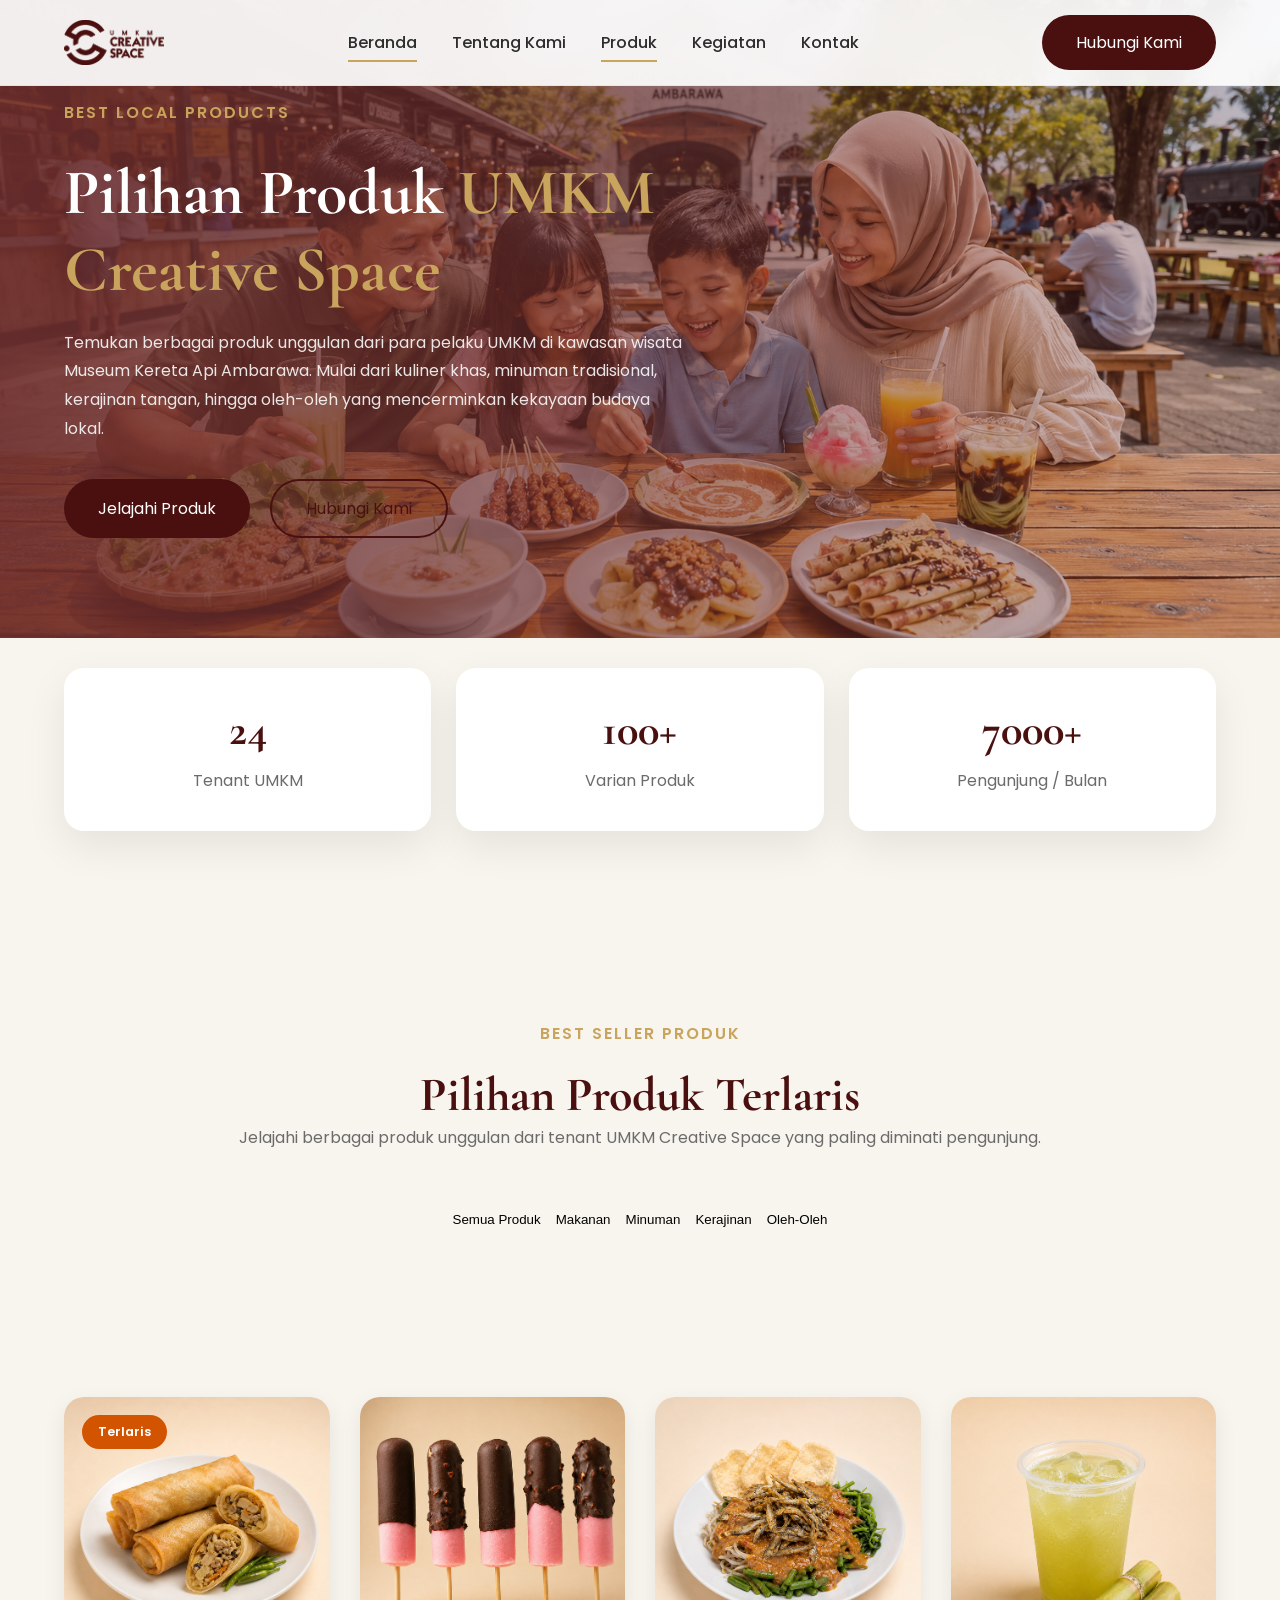
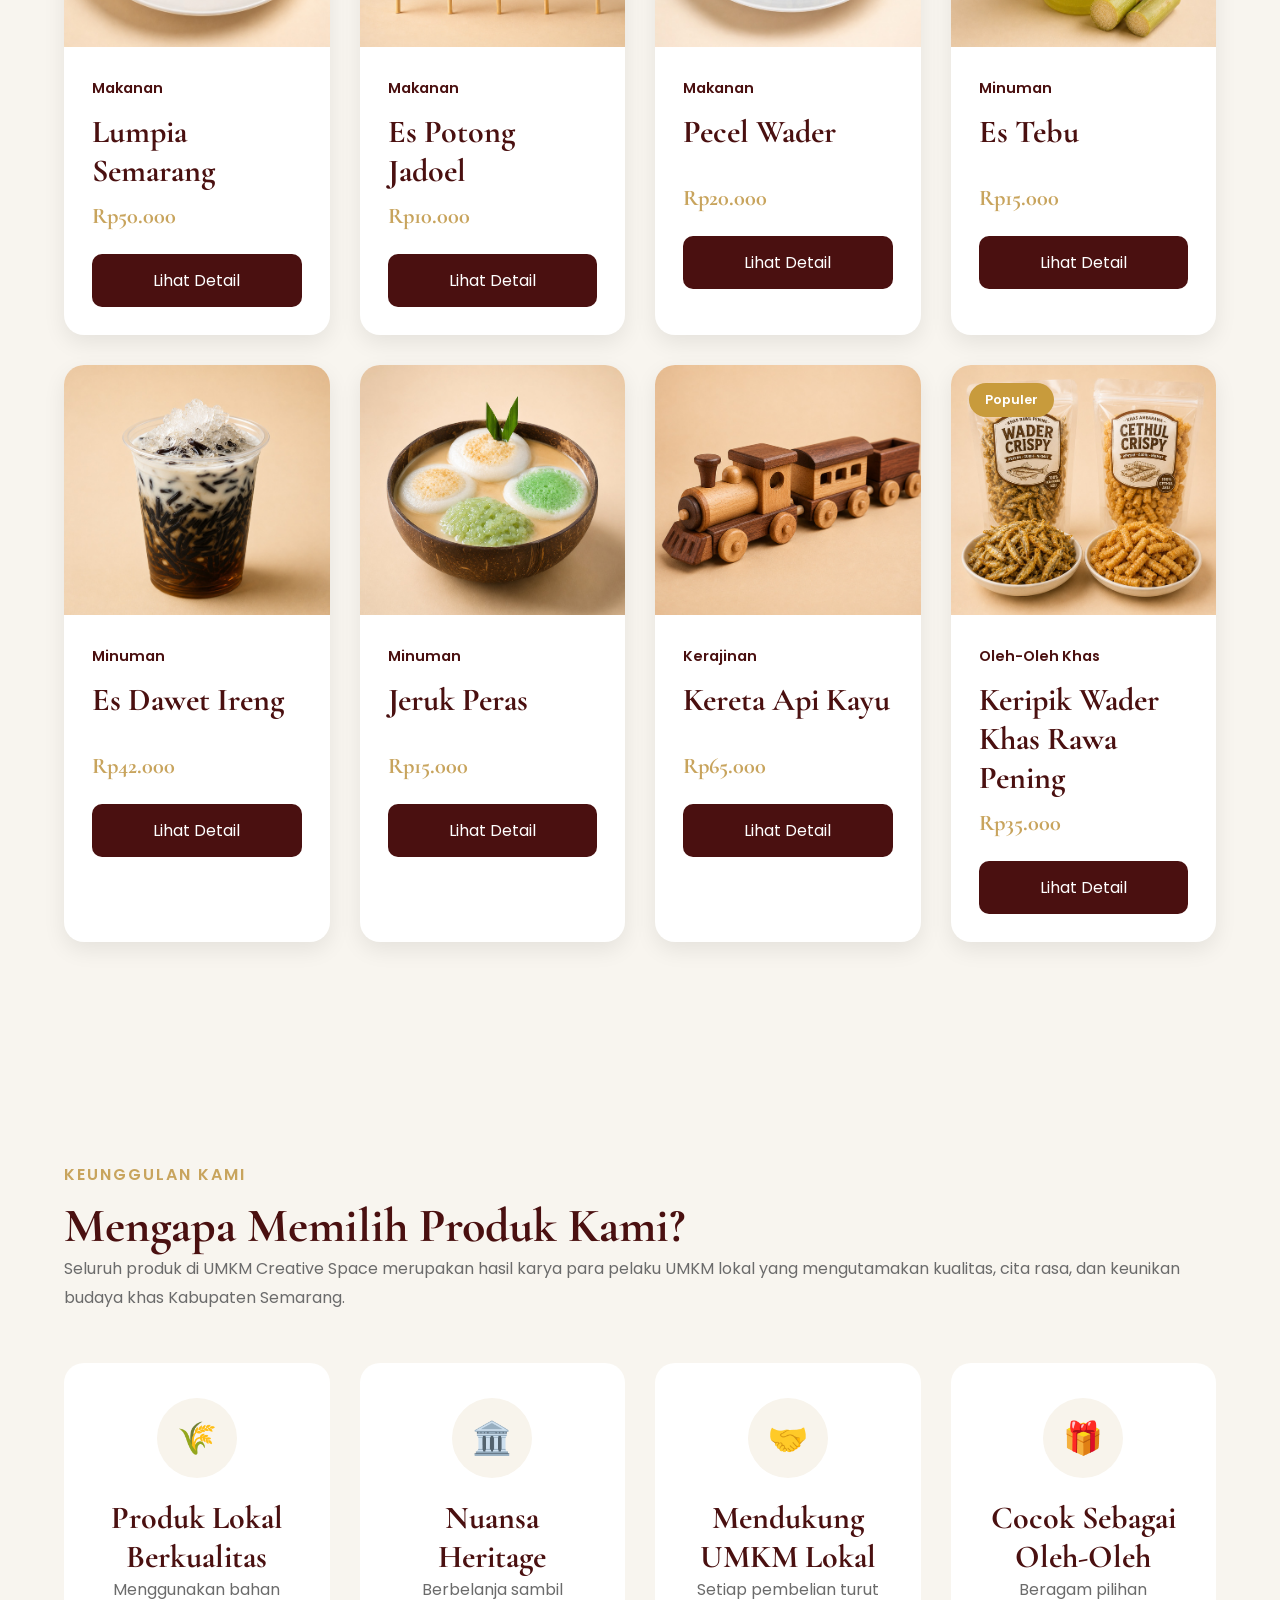
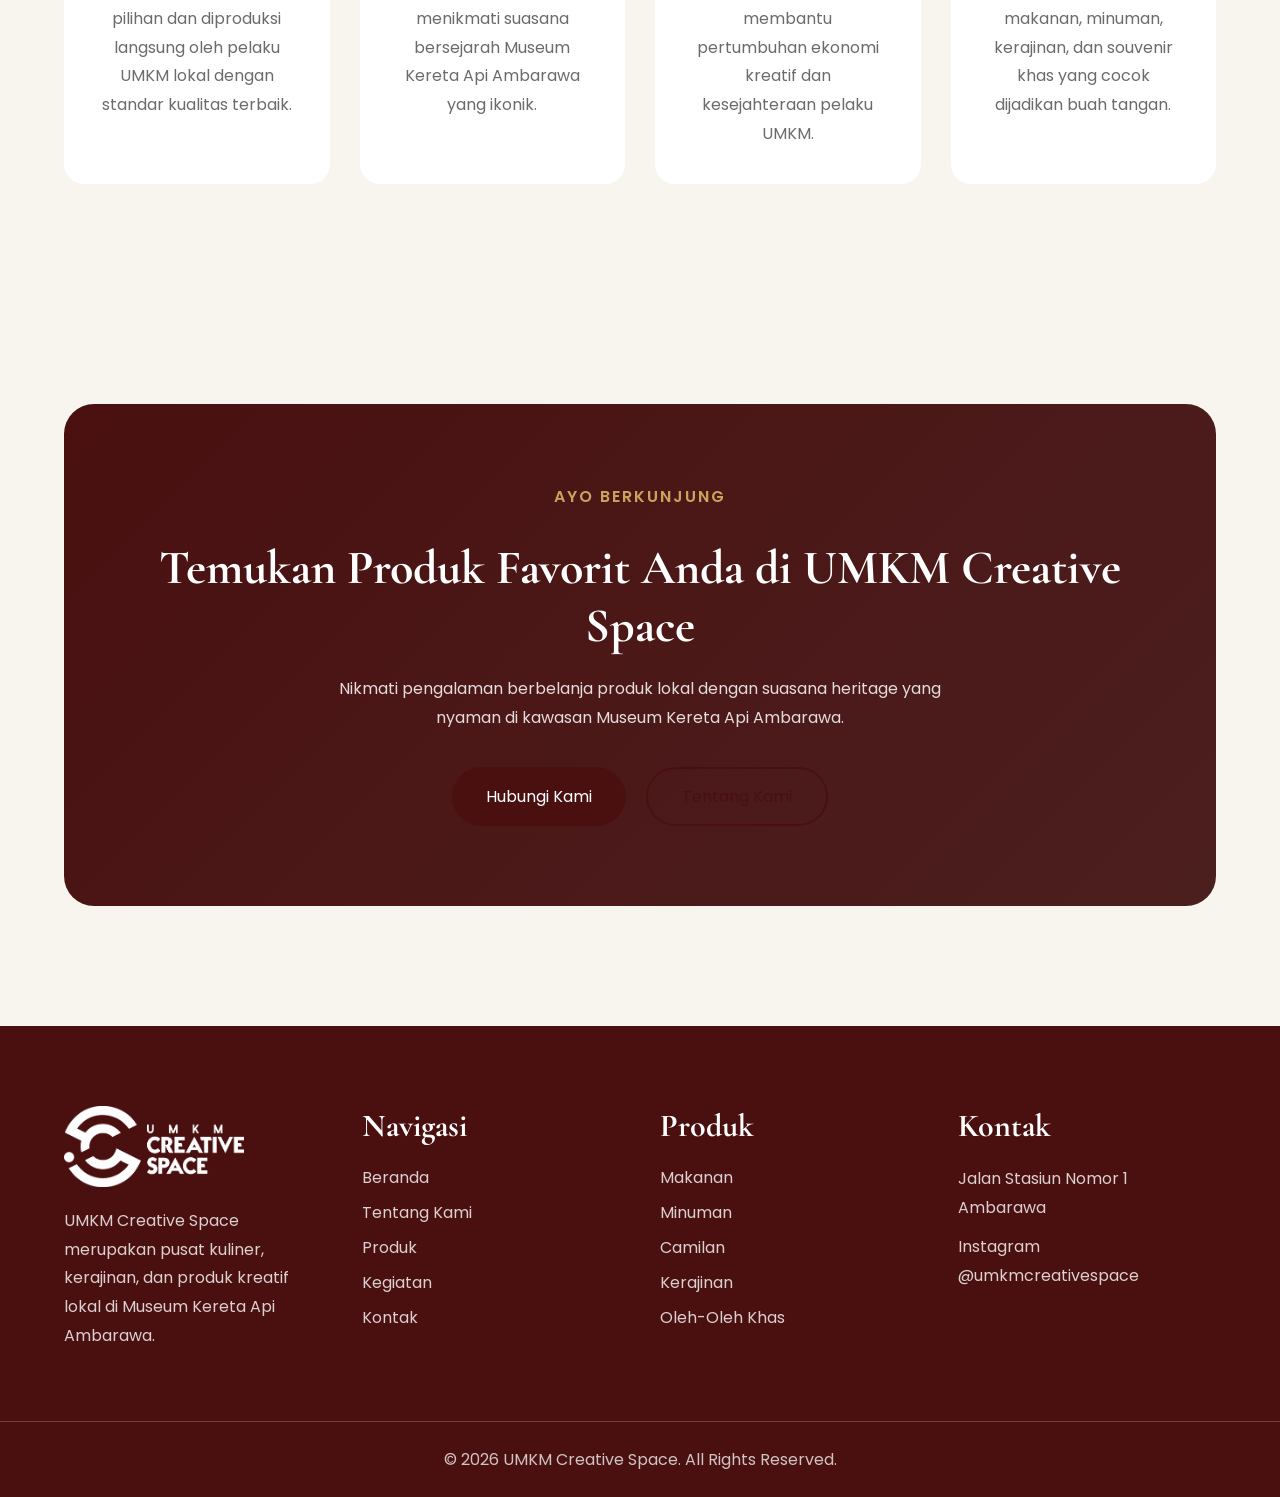
<file: product.html>
<!DOCTYPE html>
<html lang="id">

<head>

    <!-- ==========================================
         META
    =========================================== -->

    <meta charset="UTF-8">

    <meta name="viewport"
          content="width=device-width, initial-scale=1.0">

    <title>
        Produk | UMKM Creative Space Ambarawa
    </title>

    <meta name="description"
          content="Jelajahi berbagai produk unggulan UMKM Creative Space Ambarawa, mulai dari kuliner khas, minuman tradisional, kerajinan tangan, hingga oleh-oleh khas daerah di kawasan wisata Museum Kereta Api Ambarawa.">

    <meta name="keywords"
          content="UMKM Creative Space, Produk UMKM, Kuliner Ambarawa, Oleh-Oleh Ambarawa, Kerajinan, Museum Kereta Api">

    <meta name="author"
          content="UMKM Creative Space">

    <!-- ==========================================
         OPEN GRAPH
    =========================================== -->

    <meta property="og:title"
          content="Produk UMKM Creative Space">

    <meta property="og:description"
          content="Temukan berbagai produk unggulan UMKM Creative Space di kawasan wisata Museum Kereta Api Ambarawa.">

    <meta property="og:image"
          content="images/hero/hero-product.jpg">

    <meta property="og:type"
          content="website">

    <!-- ==========================================
         FAVICON
    =========================================== -->

    <link rel="icon"
          href="images/logo/favicon.png"
          type="image/png">

    <!-- ==========================================
         GOOGLE FONT
    =========================================== -->

    <link rel="preconnect"
          href="https://fonts.googleapis.com">

    <link rel="preconnect"
          href="https://fonts.gstatic.com"
          crossorigin>

    <link href="https://fonts.googleapis.com/css2?family=Cormorant+Garamond:wght@500;600;700&family=Poppins:wght@300;400;500;600;700&display=swap"
          rel="stylesheet">


    <link rel="stylesheet"
          href="css/style.css">

    <link rel="stylesheet"
          href="css/product.css">

    <link rel="stylesheet"
          href="css/responsive.css">

</head>

<body>


<header id="header">

    <div class="container navbar">

        <!-- Logo -->

        <a href="index.html"
           class="logo">

            <img src="images/logo/logo.png"
                 alt="UMKM Creative Space">

        </a>

        <!-- Navigation -->

        <nav>

            <ul class="nav-menu">

                <li>
                    <a class="active"
                       href="index.html">
                        Beranda
                    </a>
                </li>

                <li>
                    <a href="about.html">
                        Tentang Kami
                    </a>
                </li>

                <li>
                    <a href="product.html">
                        Produk
                    </a>
                </li>

                <li>
                    <a href="activities.html">
                        Kegiatan
                    </a>
                </li>

                <li>
                    <a href="contact.html">
                        Kontak
                    </a>
                </li>

            </ul>

        </nav>

        <!-- Contact Button -->

        <a href="contact.html"
           class="btn-primary">

            Hubungi Kami

        </a>

        <!-- Mobile -->

        <div class="hamburger">

            ☰

        </div>

    </div>

</header>

    <!-- ==========================================
         MAIN
    =========================================== -->

    <main>

        <!-- ==========================================
             HERO PRODUCT
        =========================================== -->

        <section class="page-hero">

            <img src="images/hero/contact.jpg"
                 alt="Produk UMKM Creative Space"
                 class="page-hero-image"
                 loading="lazy">

            <div class="page-overlay"></div>

            <div class="container">

                <div class="page-content">

                    <span class="section-tag">

                        Best Local Products

                    </span>

                    <h1>

                        Pilihan Produk
                        <span>UMKM Creative Space</span>

                    </h1>

                    <p>

                        Temukan berbagai produk unggulan dari para pelaku
                        UMKM di kawasan wisata Museum Kereta Api Ambarawa.
                        Mulai dari kuliner khas, minuman tradisional,
                        kerajinan tangan, hingga oleh-oleh yang
                        mencerminkan kekayaan budaya lokal.

                    </p>

                    <div class="hero-button">

                        <a href="#product-list"
                           class="btn-primary">

                            Jelajahi Produk

                        </a>

                        <a href="contact.html"
                           class="btn-secondary">

                            Hubungi Kami

                        </a>

                </div>

            </div>

        </section>

        <!-- ==========================================
             PRODUCT STATISTIC
        =========================================== -->

        <section class="product-stat">

            <div class="container">

                <div class="stat-grid">

                    <div class="stat-card">

                        <h2 class="counter"
                            data-target="24">

                            24

                        </h2>

                        <p>

                            Tenant UMKM

                        </p>

                    </div>

                    <div class="stat-card">

                        <h2 class="counter"
                            data-target="100">

                            100+

                        </h2>

                        <p>

                            Varian Produk

                        </p>

                    </div>

                    <div class="stat-card">

                        <h2 class="counter"
                            data-target="7000">

                            7000+

                        </h2>

                        <p>

                            Pengunjung / Bulan

                        </p>

                    </div>

                </div>

            </div>

        </section>
        <!-- ==========================================
             PRODUCT FILTER
        =========================================== -->

        <section class="product-filter"
                 id="product-list">

            <div class="container">

                <div class="section-title">

                    <span class="section-tag">
                        Best Seller Produk
                    </span>

                    <h2>
                        Pilihan Produk Terlaris
                    </h2>

                    <p>
                        Jelajahi berbagai produk unggulan dari tenant UMKM Creative Space
                        yang paling diminati pengunjung.
                    </p>

                </div>

                <div class="filter-menu">

                    <button class="active" data-filter="all">
                        Semua Produk
                    </button>

                    <button data-filter="makanan">
                        Makanan
                    </button>

                    <button data-filter="minuman">
                        Minuman
                    </button>

                    <button data-filter="kerajinan">
                        Kerajinan
                    </button>

                    <button data-filter="oleh">
                        Oleh-Oleh
                    </button>

                </div>

            </div>

        </section>

        <!-- ==========================================
             PRODUCT LIST
        =========================================== -->

        <section class="product-list" id="product-list">

            <div class="container">

                <div class="product-grid">

                    <!-- =========================
                         1. Lumpia Semarang
                    ========================== -->

                    <article class="product-card"
                             data-category="makanan">

                        <div class="product-image">

                            <img src="images/product/lumpia.jpg"
                                 alt="Lumpia Semarang"
                                 loading="lazy">

                            <span class="badge best">

                                Terlaris

                            </span>

                        </div>

                        <div class="product-content">

                            <span class="category">

                                Makanan

                            </span>

                            <h3>

                                Lumpia Semarang

                            </h3>

                            <h4>

                                Rp50.000

                            </h4>

                            <a href="contact.html"
                               class="btn-product">

                                Lihat Detail

                            </a>

                        </div>

                    </article>

                    <!-- =========================
                         2. Es Potong Jadoel
                    ========================== -->

                    <article class="product-card"
                             data-category="makanan">

                        <div class="product-image">

                            <img src="images/product/es-potong.jpg"
                                 alt="Es Potong Jadoel"
                                 loading="lazy">

                        </div>

                        <div class="product-content">

                            <span class="category">

                                Makanan

                            </span>

                            <h3>

                                Es Potong Jadoel

                            </h3>

                            <h4>

                                Rp10.000

                            </h4>

                            <a href="contact.html"
                               class="btn-product">

                                Lihat Detail

                            </a>

                        </div>

                    </article>

                    <!-- =========================
                         3. Pecel Wader
                    ========================== -->

                    <article class="product-card"
                             data-category="makanan">

                        <div class="product-image">

                            <img src="images/product/pecel-wader.jpg"
                                 alt="Pecel Wader"
                                 loading="lazy">

                        </div>

                        <div class="product-content">

                            <span class="category">

                                Makanan

                            </span>

                            <h3>

                                Pecel Wader

                            </h3>

                            <h4>

                                Rp20.000

                            </h4>

                            <a href="contact.html"
                               class="btn-product">

                                Lihat Detail

                            </a>

                        </div>

                    </article>

                    <!-- =========================
                         4. Es Tebu
                    ========================== -->

                    <article class="product-card"
                             data-category="minuman">

                        <div class="product-image">

                            <img src="images/product/es-tebu.jpg"
                                 alt="Es Tebu"
                                 loading="lazy">

                        </div>

                        <div class="product-content">

                            <span class="category">

                                Minuman

                            </span>

                            <h3>

                                Es Tebu

                            </h3>

                            <h4>

                                Rp15.000

                            </h4>

                            <a href="contact.html"
                               class="btn-product">

                                Lihat Detail

                            </a>

                        </div>

                    </article>

                    <!-- =========================
                         5. Es Dawet Ireng
                    ========================== -->

                    <article class="product-card"
                             data-category="minuman">

                        <div class="product-image">

                            <img src="images/product/dawet-ireng.jpg"
                                 alt="Es Dawet Ireng"
                                 loading="lazy">

                        </div>

                        <div class="product-content">

                            <span class="category">

                                Minuman

                            </span>

                            <h3>

                                Es Dawet Ireng

                            </h3>

                            <h4>

                                Rp42.000

                            </h4>

                            <a href="contact.html"
                               class="btn-product">

                                Lihat Detail

                            </a>

                        </div>

                    </article>

                    <!-- =========================
                         6. Jeruk Peras
                    ========================== -->

                    <article class="product-card"
                             data-category="minuman">

                        <div class="product-image">

                            <img src="images/product/jeruk-peras.jpg"
                                 alt="Jeruk Peras"
                                 loading="lazy">

                        </div>

                        <div class="product-content">

                            <span class="category">

                                Minuman

                            </span>

                            <h3>

                                Jeruk Peras

                            </h3>

                            <h4>

                                Rp15.000

                            </h4>

                            <a href="contact.html"
                               class="btn-product">

                                Lihat Detail

                            </a>

                        </div>

                    </article>

                    <!-- =========================
                         7. Kereta Api Kayu
                    ========================== -->

                    <article class="product-card"
                             data-category="kerajinan">

                        <div class="product-image">

                            <img src="images/product/kereta-kayu.jpg"
                                 alt="Kereta Api Kayu"
                                 loading="lazy">

                        </div>

                        <div class="product-content">

                            <span class="category">

                                Kerajinan

                            </span>

                            <h3>

                                Kereta Api Kayu

                            </h3>

                            <h4>

                                Rp65.000

                            </h4>

                            <a href="contact.html"
                               class="btn-product">

                                Lihat Detail

                            </a>

                        </div>

                    </article>

                    <!-- =========================
                         8. Keripik Wader
                    ========================== -->

                    <article class="product-card"
                             data-category="oleh">

                        <div class="product-image">

                            <img src="images/product/keripik-wader.jpg"
                                 alt="Keripik Wader"
                                 loading="lazy">

                            <span class="badge popular">

                                Populer

                            </span>

                        </div>

                        <div class="product-content">

                            <span class="category">

                                Oleh-Oleh Khas

                            </span>

                            <h3>

                                Keripik Wader Khas Rawa Pening

                            </h3>

                            <h4>

                                Rp35.000

                            </h4>

                            <a href="contact.html"
                               class="btn-product">

                                Lihat Detail

                            </a>

                        </div>

                    </article>

                </div>

            </div>

        </section>

        <!-- ==========================================
             WHY CHOOSE US
        =========================================== -->

        <section class="why-product">

            <div class="container">

                <div class="section-header">

                    <span class="section-tag">

                        Keunggulan Kami

                    </span>

                    <h2>

                        Mengapa Memilih Produk Kami?

                    </h2>

                    <p>

                        Seluruh produk di UMKM Creative Space merupakan hasil karya
                        para pelaku UMKM lokal yang mengutamakan kualitas,
                        cita rasa, dan keunikan budaya khas Kabupaten Semarang.

                    </p>

                </div>

                <div class="why-grid">

                    <!-- Card 1 -->

                    <div class="why-card">

                        <div class="why-icon">

                            🌾

                        </div>

                        <h3>

                            Produk Lokal Berkualitas

                        </h3>

                        <p>

                            Menggunakan bahan pilihan dan diproduksi langsung
                            oleh pelaku UMKM lokal dengan standar kualitas terbaik.

                        </p>

                    </div>

                    <!-- Card 2 -->

                    <div class="why-card">

                        <div class="why-icon">

                            🏛️

                        </div>

                        <h3>

                            Nuansa Heritage

                        </h3>

                        <p>

                            Berbelanja sambil menikmati suasana bersejarah
                            Museum Kereta Api Ambarawa yang ikonik.

                        </p>

                    </div>

                    <!-- Card 3 -->

                    <div class="why-card">

                        <div class="why-icon">

                            🤝

                        </div>

                        <h3>

                            Mendukung UMKM Lokal

                        </h3>

                        <p>

                            Setiap pembelian turut membantu pertumbuhan
                            ekonomi kreatif dan kesejahteraan pelaku UMKM.

                        </p>

                    </div>

                    <!-- Card 4 -->

                    <div class="why-card">

                        <div class="why-icon">

                            🎁

                        </div>

                        <h3>

                            Cocok Sebagai Oleh-Oleh

                        </h3>

                        <p>

                            Beragam pilihan makanan, minuman, kerajinan,
                            dan souvenir khas yang cocok dijadikan buah tangan.

                        </p>

                    </div>

                </div>

            </div>

        </section>


        <!-- ==========================================
             CTA
        =========================================== -->

        <section class="cta-section">

            <div class="container">

                <div class="cta-box">

                    <span class="section-tag">

                        Ayo Berkunjung

                    </span>

                    <h2>

                        Temukan Produk Favorit Anda
                        di UMKM Creative Space

                    </h2>

                    <p>

                        Nikmati pengalaman berbelanja produk lokal
                        dengan suasana heritage yang nyaman
                        di kawasan Museum Kereta Api Ambarawa.

                    </p>

                    <div class="cta-button">

                        <a href="contact.html"
                           class="btn-primary">

                            Hubungi Kami

                        </a>

                        <a href="about.html"
                           class="btn-secondary">

                            Tentang Kami

                        </a>

                    </div>

                </div>

            </div>

        </section>

<footer>

    <div class="container footer-grid">

        <div class="footer-about">

            <img src="images/logo/logo-white.png"
                 alt="Logo">

            <p>

                UMKM Creative Space merupakan pusat
                kuliner, kerajinan,
                dan produk kreatif lokal
                di Museum Kereta Api Ambarawa.

            </p>

        </div>

        <div>

            <h3>Navigasi</h3>

            <ul>

                <li><a href="index.html">Beranda</a></li>

                <li><a href="about.html">Tentang Kami</a></li>

                <li><a href="product.html">Produk</a></li>

                <li><a href="activities.html">Kegiatan</a></li>

                <li><a href="contact.html">Kontak</a></li>

            </ul>

        </div>

        <div>

            <h3>Produk</h3>

            <ul>

                <li>Makanan</li>
                <li>Minuman</li>
		<li>Camilan</li>
                <li>Kerajinan</li>
                <li>Oleh-Oleh Khas</li>

            </ul>

        </div>

        <div>

            <h3>Kontak</h3>

            <p>

                Jalan Stasiun Nomor 1<br>
                Ambarawa

            </p>

            <p>

                Instagram<br>

                @umkmcreativespace

            </p>

        </div>

    </div>

    <div class="copyright">

        © 2026 UMKM Creative Space.
        All Rights Reserved.

    </div>

<button id="topBtn">

↑

</button>

</footer>

    <!-- ==========================================
         JAVASCRIPT
    =========================================== -->

    <script src="js/script.js"></script>

    <script src="js/product.js"></script>

</body>

</html>
</file>
<file: css/style.css>
/*==================================================
GOOGLE FONT
==================================================*/

@import url('https://fonts.googleapis.com/css2?family=Cormorant+Garamond:wght@500;600;700&family=Poppins:wght@300;400;500;600;700&display=swap');

/*==================================================
ROOT VARIABLES
==================================================*/

:root{

    /* ===== Brand Color ===== */

    --primary:#4A1010;          /* Heritage Maroon */
    --primary-dark:#542121;

    --secondary:#8B5E3C;        /* Heritage Brown */

    --accent:#C8A45D;           /* Antique Gold */

    --background:#F8F5EF;

    --surface:#FFFDFC;

    --white:#FFFFFF;

    --text:#2D2D2D;

    --text-light:#6B6B6B;

    --border:#E8DFD1;

    /* ===== Effect ===== */

    --shadow:0 15px 40px rgba(0,0,0,.08);

    --shadow-hover:0 20px 50px rgba(0,0,0,.12);

    --radius:18px;

    --transition:.35s ease;

}

/*==================================================
RESET
==================================================*/

*{

    margin:0;

    padding:0;

    box-sizing:border-box;

}

html{

    scroll-behavior:smooth;

}

body{

    font-family:"Poppins",sans-serif;

    color:var(--text);

    background:var(--background);

    overflow-x:hidden;

}

img{

    display:block;

    max-width:100%;

}

a{

    text-decoration:none;

    color:inherit;

}

ul{

    list-style:none;

}

button{

    cursor:pointer;

    border:none;

    background:none;

}

input,
select,
textarea{

    font-family:inherit;

}

/*==================================================
TYPOGRAPHY
==================================================*/

h1,
h2,
h3,
h4{

    font-family:"Cormorant Garamond",serif;

    color:var(--primary);

}

h1{

    font-size:4rem;

    line-height:1.1;

}

h2{

    font-size:3rem;

}

h3{

    font-size:2rem;

}

p{

    line-height:1.8;

    color:var(--text-light);

}

/*==================================================
GLOBAL
==================================================*/

section{

    padding:100px 0;

}

.container{

    width:min(1200px,90%);

    margin:auto;

}

.section-tag{

    display:inline-block;

    color:var(--accent);

    font-weight:600;

    text-transform:uppercase;

    letter-spacing:2px;

    margin-bottom:10px;

}

.section-title{

    text-align:center;

    margin-bottom:60px;

}

.section-title h2{

    margin-top:10px;

}

/*==================================================
BUTTON
==================================================*/

.btn-primary{

    display:inline-flex;

    justify-content:center;

    align-items:center;

    padding:15px 34px;

    border-radius:50px;

    background:var(--primary);

    color:white;

    transition:var(--transition);

}

.btn-primary:hover{

    background:var(--primary-dark);

    transform:translateY(-3px);

}

.btn-secondary{

    display:inline-flex;

    justify-content:center;

    align-items:center;

    padding:15px 34px;

    border-radius:50px;

    border:2px solid var(--primary);

    color:var(--primary);

    transition:var(--transition);

}

.btn-secondary:hover{

    background:var(--primary);

    color:white;

}

/*==================================================
HEADER
==================================================*/

header{

    position:fixed;

    top:0;

    left:0;

    width:100%;

    z-index:999;

    background:rgba(255,255,255,.92);

    backdrop-filter:blur(15px);

    border-bottom:1px solid rgba(0,0,0,.05);

}

header.sticky{

    background:rgba(255,255,255,.97);

    box-shadow:0 8px 25px rgba(0,0,0,.08);

}

/*==================================================
NAVBAR
==================================================*/

.navbar{

    height:85px;

    display:flex;

    justify-content:space-between;

    align-items:center;

}

.logo{

    display:flex;

    align-items:center;

    gap:12px;

}

.logo img{

    width:100px;

}

.nav-menu{

    display:flex;

    gap:35px;

}

.nav-menu a{

    font-weight:500;

    position:relative;

    transition:.3s;

}

.nav-menu a::after{

    content:"";

    position:absolute;

    left:0;

    bottom:-8px;

    width:0;

    height:2px;

    background:var(--accent);

    transition:.3s;

}

.nav-menu a:hover::after,

.nav-menu .active::after{

    width:100%;

}

.hamburger{

    display:none;

    font-size:30px;

}

.nav-menu.show{

    right:0;

}

/*==================================================
CARD
==================================================*/

.card{

    background:var(--surface);

    border-radius:var(--radius);

    overflow:hidden;

    box-shadow:var(--shadow);

    transition:var(--transition);

}

.card:hover{

    transform:translateY(-10px);

    box-shadow:var(--shadow-hover);

}

/*==================================================
BADGE
==================================================*/

.badge{

    display:inline-block;

    padding:6px 16px;

    border-radius:50px;

    background:var(--accent);

    color:white;

    font-size:.8rem;

    font-weight:600;

}

.popular{

    background:var(--primary);

}

/*==================================================
FOOTER
==================================================*/

footer{

    background:var(--primary);

    color:white;

    padding-top:80px;

}

.footer-grid{

    display:grid;

    grid-template-columns:repeat(4,1fr);

    gap:40px;

}

.footer-grid h3{

    color:white;

    margin-bottom:20px;

}

.footer-grid p,

.footer-grid li{

    color:rgba(255,255,255,.8);

    margin-bottom:10px;

}

.footer-grid img{

    width:180px;

    margin-bottom:20px;

}

.footer-grid a:hover{

    color:var(--accent);

}

.copyright{

    margin-top:60px;

    border-top:1px solid rgba(255,255,255,.2);

    padding:25px;

    text-align:center;

    color:rgba(255,255,255,.75);


}

#topBtn{

    position:fixed;

    right:30px;

    bottom:30px;

    width:55px;

    height:55px;

    border-radius:50%;

    background:var(--primary);

    color:white;

    display:none;

    z-index:999;

}

/*==================================================
UTILITY
==================================================*/

.text-center{

    text-align:center;

}

.mt-2{

    margin-top:20px;

}

.mt-4{

    margin-top:40px;

}

.mb-2{

    margin-bottom:20px;

}

.mb-4{

    margin-bottom:40px;

}


.reveal{

    opacity:0;

    transform:translateY(60px);

    transition:1s;

}

.reveal.active{

    opacity:1;

    transform:none;

}

.hamburger{

    display:none;

}
</file>
<file: css/home.css>
/*==================================================
HERO
==================================================*/

.hero{

    position:relative;

    min-height:100vh;

    display:flex;

    align-items:center;

    background:linear-gradient(
        90deg,
        #F8F5EF 0%,
        #F8F5EF 52%,
        rgba(248,245,239,.90) 58%,
        rgba(248,245,239,0) 72%
    );

    overflow:hidden;

}

.hero-grid{

    display:grid;

    grid-template-columns:1fr 1fr;

    align-items:center;

    gap:50px;

    position:relative;

    z-index:2;

}

.hero-content{

    z-index:5;

}

.hero-tag{

    display:inline-block;

    padding:8px 20px;

    background:rgba(200,164,93,.15);

    color:var(--secondary);

    border-radius:50px;

    font-weight:600;

    letter-spacing:1px;

    margin-bottom:20px;

}

.hero h1{

    margin-bottom:20px;

}

.hero h1 span{

    color:var(--accent);

    font-style:italic;

}

.hero p{

    max-width:520px;

    margin-bottom:35px;

}

.hero-button{

    display:flex;

    gap:20px;

    margin-bottom:60px;

}

/*==================================================
COUNTER
==================================================*/

.hero-counter{

    display:flex;

    gap:20px;

    flex-wrap:wrap;

}

.hero-counter div{

    background:var(--surface);

    padding:22px;

    border-radius:16px;

    min-width:140px;

    box-shadow:var(--shadow);

    transition:var(--transition);

}

.hero-counter div:hover{

    transform:translateY(-6px);

}

.hero-counter h2{

    color:var(--primary);

    margin-bottom:5px;

}

.hero-counter p{

    font-size:.9rem;

}

/*==================================================
HERO IMAGE
==================================================*/

.hero-image{

    position:absolute;

    top:0;

    right:0;

    width:55%;

    height:100%;

}

.hero-image img{

    width:100%;

    height:100%;

    object-fit:cover;

}

.hero-image::before{

    content:"";

    position:absolute;

    top:0;

    left:0;

    width:40%;

    height:100%;

    background:linear-gradient(
        to right,
        #F8F5EF,
        rgba(248,245,239,0)
    );

    z-index:2;

}

/*==================================================
BADGE
==================================================*/

.hero-badge{

    position:absolute;

    background:rgba(255,255,255,.92);

    backdrop-filter:blur(10px);

    padding:10px 20px;

    border-radius:40px;

    font-size:.9rem;

    box-shadow:var(--shadow);

}

.badge-top{

    top:18%;

    left:10%;

}

.badge-right{

    right:10%;

    top:35%;

}

.badge-bottom{

    bottom:18%;

    left:20%;

}

.badge-left{

    left:5%;

    bottom:40%;

}

/*==================================================
ABOUT
==================================================*/

.about-preview{

    background:white;

}

.about-grid{

    display:grid;

    grid-template-columns:1fr 1fr;

    gap:70px;

    align-items:center;

}

.about-image img{

    border-radius:25px;

    box-shadow:var(--shadow);

}

.about-content h2{

    margin:15px 0 25px;

}

.about-content p{

    margin-bottom:20px;

}

.about-info{

    display:flex;

    gap:40px;

    margin:30px 0;

}

.info-item{

    background:var(--background);

    padding:20px;

    border-radius:15px;

}

/*==================================================
GALLERY
==================================================*/

.gallery-preview{

    padding-top:0;

}

.gallery-grid{

    display:grid;

    grid-template-columns:repeat(3,1fr);

    gap:25px;

}

.gallery-grid img{

    height:260px;

    object-fit:cover;

    border-radius:20px;

    transition:.4s;

}

.gallery-grid img:hover{

    transform:scale(1.04);

}

/*==================================================
FEATURED PRODUCT
==================================================*/

.featured-products{

    background:var(--background);

}

.product-grid{

    display:grid;

    grid-template-columns:repeat(4,1fr);

    gap:30px;

}

.product-card{

    background:white;

    border-radius:20px;

    overflow:hidden;

    box-shadow:var(--shadow);

    transition:.35s;

    position:relative;

}

.product-card:hover{

    transform:translateY(-10px);

}

.product-card img{

    height:250px;

    width:100%;

    object-fit:cover;

}

.product-content{

    padding:25px;

}

.price{

    color:var(--primary);

    font-weight:700;

    margin-top:12px;

}

.section-button{

    text-align:center;

    margin-top:50px;

}

/*==================================================
ACTIVITIES
==================================================*/

.activities-grid{

    display:grid;

    grid-template-columns:repeat(2,1fr);

    gap:35px;

}

.activity-card{

    background:white;

    overflow:hidden;

    border-radius:20px;

    box-shadow:var(--shadow);

}

.activity-card img{

    height:300px;

    width:100%;

    object-fit:cover;

}

.activity-content{

    padding:30px;

}

.activity-content h3{

    margin-bottom:15px;

}

.activity-content a{

    display:inline-block;

    margin-top:20px;

    color:var(--primary);

    font-weight:600;

}

/*==================================================
CTA
==================================================*/

.cta{

    padding-bottom:120px;

}

.cta-box{

    background:linear-gradient(
        135deg,
        var(--primary),
        #4A1F1F
    );

    color:white;

    text-align:center;

    padding:80px;

    border-radius:30px;

    position:relative;

    overflow:hidden;

}

.cta-box::before{

    content:"";

    position:absolute;

    inset:0;

    background:
    radial-gradient(circle at top right,
    rgba(200,164,93,.18),
    transparent 45%);

    pointer-events:none;

}

.cta-box h2{

    color:white;

    margin-bottom:20px;

}

.cta-box p{

    color:rgba(255,255,255,.85);

    max-width:700px;

    margin:0 auto 40px;

}

.cta-button{

    display:flex;

    justify-content:center;

    gap:20px;

    flex-wrap:wrap;

}
</file>
<file: css/responsive.css>
/*==================================================
LARGE DEVICE
==================================================*/

@media (max-width:1200px){

    .container{

        width:92%;

    }

    .hero-grid,
    .about-grid,
    .contact-grid{

        gap:40px;

    }

    .product-grid{

        grid-template-columns:repeat(3,1fr);

    }

}

/*==================================================
TABLET
==================================================*/

@media (max-width:992px){

    h1{

        font-size:3rem;

    }

    h2{

        font-size:2.2rem;

    }

    .hero-grid,
    .about-grid,
    .contact-grid{

        grid-template-columns:1fr;

    }

    .hero-image{

        order:-1;

    }

    .hero-content{

        text-align:center;

    }

    .hero-button{

        justify-content:center;

    }

    .stat-grid{

        grid-template-columns:repeat(3,1fr);

    }

    .product-grid{

        grid-template-columns:repeat(2,1fr);

    }

    .activity-grid{

        grid-template-columns:repeat(2,1fr);

    }

    .why-grid{

        grid-template-columns:repeat(2,1fr);

    }

}

/*==================================================
SMALL TABLET
==================================================*/

@media (max-width:768px){

    section{

        padding:80px 0;

    }

    .hero{

        padding-top:120px;

    }

    .hero-button{

        flex-direction:column;

        align-items:center;

    }

    .hero-button a{

        width:100%;

        max-width:320px;

    }

    .stat-grid{

        grid-template-columns:1fr;

    }

    .product-grid{

        grid-template-columns:1fr;

    }

    .activity-grid{

        grid-template-columns:1fr;

    }

    .footer-grid{

        grid-template-columns:1fr 1fr;

        gap:35px;

    }

    .timeline-item{

        flex-direction:column;

        align-items:center;

        text-align:center;

    }

}

/*==================================================
MOBILE
==================================================*/

@media (max-width:576px){

    h1{

        font-size:2.4rem;

    }

    h2{

        font-size:1.9rem;

    }

    p{

        font-size:.95rem;

    }

    .container{

        width:94%;

    }

    .hero{

        min-height:auto;

        padding:110px 0 70px;

    }

    .hero-image img{

        max-width:100%;

    }

    .page-content{

        text-align:center;

    }

    .page-content p{

        margin:auto;

    }

    .page-content .breadcrumb{

        justify-content:center;

    }

    .contact-form{

        padding:25px;

    }

    .footer-grid{

        grid-template-columns:1fr;

        text-align:center;

    }

    .footer-logo{

        margin:auto;

    }

    .cta-box{

        padding:45px 20px;

    }

}

/*==================================================
MOBILE NAVIGATION
==================================================*/

@media (max-width:992px){

    .nav-menu{

        position:fixed;

        top:80px;

        right:-100%;

        width:280px;

        height:calc(100vh - 80px);

        background:#fff;

        flex-direction:column;

        align-items:flex-start;

        padding:35px;

        transition:.35s;

        box-shadow:-5px 0 20px rgba(0,0,0,.08);

    }

    .nav-menu.active{

        right:0;

    }

    .hamburger{

        display:flex;

    }

}
</file>
<file: css/about.css>
/*==================================================
PAGE HERO
==================================================*/

.page-hero{

    position:relative;

    width:100%;

    height:60vh;

    min-height:480px;

    display:flex;

    align-items:center;

    justify-content:center;

    overflow:hidden;

}

.page-hero-image{

    position:absolute;

    inset:0;

    width:100%;

    height:100%;

    object-fit:cover;

}

.page-overlay{

    position:absolute;

    inset:0;

    background:linear-gradient(
        90deg,
        rgba(109,46,46,.88),
        rgba(109,46,46,.55)
    );

}

.page-content{

    position:relative;

    z-index:2;

    max-width:650px;

    color:#fff;

}

.page-content h1{

    color:#fff;

    font-size:4rem;

    margin:15px 0;

}

.page-content p{

    color:rgba(255,255,255,.9);

}

.breadcrumb{

    display:flex;

    gap:10px;

    margin-top:30px;

}

.breadcrumb a{

    color:#fff;

}

.breadcrumb span{

    color:rgba(255,255,255,.75);

}

/*==================================================
COMPANY PROFILE
==================================================*/

.company-profile{

    background:#fff;

}

.about-grid{

    display:grid;

    grid-template-columns:1fr 1fr;

    gap:70px;

    align-items:center;

}

.about-image img{

    width:100%;

    border-radius:25px;

    box-shadow:var(--shadow);

}

.about-content h2{

    margin:15px 0 25px;

}

.about-content p{

    margin-bottom:20px;

    text-align:justify;

}

/*==================================================
VISION
==================================================*/

.vision-mission{

    background:var(--background);

}

.vision-grid{

    display:grid;

    grid-template-columns:repeat(2,1fr);

    gap:35px;

}

.vision-card{

    background:#fff;

    padding:45px;

    border-radius:20px;

    box-shadow:var(--shadow);

    transition:.35s;

}

.vision-card:hover{

    transform:translateY(-8px);

}

.vision-card h3{

    margin-bottom:20px;

}

.vision-card ul{

    list-style:disc;

    padding-left:20px;

}

.vision-card li{

    margin-bottom:12px;

    color:var(--text-light);

}

/*==================================================
CORE VALUE
==================================================*/

.core-values{

    background:#fff;

}

.value-grid{

    display:grid;

    grid-template-columns:repeat(4,1fr);

    gap:30px;

}

.value-card{

    background:var(--background);

    padding:35px;

    border-radius:20px;

    text-align:center;

    transition:.35s;

}

.value-card:hover{

    transform:translateY(-8px);

}

.value-card h3{

    font-size:3rem;

    margin-bottom:15px;

}

.value-card h4{

    margin-bottom:15px;

}

/*==================================================
GALLERY
==================================================*/

.gallery-section{

    background:var(--background);

}

.gallery-grid{

    display:grid;

    grid-template-columns:repeat(3,1fr);

    gap:25px;

}

.gallery-grid img{

    width:100%;

    height:260px;

    object-fit:cover;

    border-radius:20px;

    transition:.35s;

}

.gallery-grid img:hover{

    transform:scale(1.05);

}

/*==================================================
OPERATIONAL
==================================================*/

.operational{

    background:#fff;

}

.operation-card{

    max-width:700px;

    margin:auto;

    background:linear-gradient(
        135deg,
        var(--primary),
        var(--primary-dark)
    );

    color:#fff;

    text-align:center;

    padding:60px;

    border-radius:25px;

    box-shadow:var(--shadow);

}

.operation-card .section-tag{

    color:var(--accent);

}

.operation-card h2{

    color:#fff;

    margin:15px 0;

}

.operation-card h3{

    color:var(--accent);

    font-size:2.2rem;

    margin-bottom:20px;

}

.operation-card p{

    color:rgba(255,255,255,.85);

}

/*==================================================
CTA
==================================================*/

.cta{

    background:var(--background);

}

.cta-box{

    background:linear-gradient(
        135deg,
        var(--primary),
        #4f2020
    );

    padding:80px;

    border-radius:30px;

    text-align:center;

    color:#fff;

    position:relative;

    overflow:hidden;

}

.cta-box::before{

    content:"";

    position:absolute;

    top:-100px;

    right:-100px;

    width:250px;

    height:250px;

    border-radius:50%;

    background:rgba(255,255,255,.08);

}

.cta-box h2{

    color:#fff;

    margin-bottom:20px;

}

.cta-box p{

    color:rgba(255,255,255,.85);

    max-width:700px;

    margin:0 auto 40px;

}

.cta-button{

    display:flex;

    justify-content:center;

    gap:20px;

    flex-wrap:wrap;

}

/*==================================================
IMAGE EFFECT
==================================================*/

.about-image{

    overflow:hidden;

    border-radius:25px;

}

.about-image img{

    transition:.45s;

}

.about-image:hover img{

    transform:scale(1.08);

}
</file>
<file: css/contact.css>
/*==================================================
PAGE HERO
==================================================*/

.page-hero{
    position:relative;
    min-height:70vh;
    display:flex;
    align-items:center;
    overflow:hidden;
}

.page-hero-image{
    position:absolute;
    inset:0;
    width:100%;
    height:100%;
    object-fit:cover;
}

.page-overlay{
    position:absolute;
    inset:0;
    background:linear-gradient(
        90deg,
        rgba(109,46,46,.90) 0%,
        rgba(109,46,46,.65) 45%,
        rgba(109,46,46,.20) 100%
    );
}

.page-content{
    position:relative;
    z-index:2;
    max-width:700px;
    color:#fff;
}

.page-content h1{
    color:#fff;
    margin:20px 0;
    font-size:clamp(2.8rem,5vw,4.5rem);
}

.page-content p{
    max-width:600px;
    color:rgba(255,255,255,.85);
}

.hero-button{
    display:flex;
    gap:20px;
    margin-top:35px;
    flex-wrap:wrap;
}

/*==================================================
CONTACT
==================================================*/

.contact-section{
    padding:110px 0;
}

.contact-grid{
    display:grid;
    grid-template-columns:1fr 1fr;
    gap:60px;
    align-items:start;
}

.contact-info h2{
    margin:20px 0;
}

.contact-info p{
    color:var(--text-light);
}

/*==================================================
INFO
==================================================*/

.info-item{
    margin-top:30px;
    padding:25px;
    background:#fff;
    border-radius:16px;
    box-shadow:0 10px 25px rgba(0,0,0,.08);
}

.info-item h4{
    color:var(--primary);
    margin-bottom:10px;
}

.info-item p{
    margin:0;
}

/*==================================================
FORM
==================================================*/

.contact-form{
    background:#fff;
    padding:40px;
    border-radius:20px;
    box-shadow:0 15px 35px rgba(0,0,0,.08);
}

.form-group{
    display:flex;
    flex-direction:column;
    margin-bottom:22px;
}

.form-group label{
    margin-bottom:8px;
    font-weight:600;
    color:var(--primary);
}

.form-group input,
.form-group select,
.form-group textarea{

    width:100%;
    padding:15px;
    border:1px solid #ddd;
    border-radius:10px;
    font-size:1rem;
    font-family:inherit;
    transition:.3s;

}

.form-group input:focus,
.form-group select:focus,
.form-group textarea:focus{

    outline:none;
    border-color:var(--primary);
    box-shadow:0 0 0 3px rgba(109,46,46,.15);

}

textarea{

    resize:vertical;

}

/*==================================================
MAP
==================================================*/

.map-section{

    padding:110px 0;
    background:var(--background);

}

.map{

    overflow:hidden;
    border-radius:20px;
    box-shadow:0 15px 35px rgba(0,0,0,.08);

}

.map iframe{

    width:100%;
    height:500px;
    border:0;

}

/*==================================================
FAQ
==================================================*/

.faq-section{

    padding:110px 0;

}

.faq-list{

    max-width:900px;
    margin:auto;

}

.faq-item{

    background:#fff;
    margin-bottom:20px;
    padding:28px;
    border-radius:18px;
    box-shadow:0 10px 25px rgba(0,0,0,.08);

}

.faq-item h3{

    color:var(--primary);
    margin-bottom:12px;

}

.faq-item p{

    color:var(--text-light);

}

/*==================================================
CTA
==================================================*/

.cta-section{

    padding:120px 0;

}

.cta-box{

    background:linear-gradient(
        135deg,
        var(--primary),
        #4B1F1F
    );

    color:#fff;
    text-align:center;
    padding:80px;
    border-radius:28px;

}

.cta-box h2{

    color:#fff;
    margin:20px 0;

}

.cta-box p{

    max-width:650px;
    margin:0 auto 35px;
    color:rgba(255,255,255,.85);

}

.cta-button{

    display:flex;
    justify-content:center;
    gap:20px;
    flex-wrap:wrap;

}

/*==================================================
BREADCRUMB
==================================================*/

.breadcrumb{

    display:flex;
    gap:12px;
    margin-top:35px;
    color:#fff;

}

.breadcrumb a{

    color:#fff;
    text-decoration:none;

}

.breadcrumb span{

    opacity:.8;

}

/*==================================================
RESPONSIVE
==================================================*/

@media(max-width:992px){

    .contact-grid{

        grid-template-columns:1fr;

    }

}

@media(max-width:768px){

    .hero-button{

        flex-direction:column;

    }

    .hero-button a{

        width:100%;
        justify-content:center;

    }

    .contact-form{

        padding:25px;

    }

    .cta-box{

        padding:50px 25px;

    }

    .map iframe{

        height:350px;

    }

}

.form-group.active label{

    color:var(--accent);

}

.form-group.active input,

.form-group.active textarea,

.form-group.active select{

    border-color:var(--accent);

}
</file>
<file: css/product.css>
/*==================================================
PAGE HERO
==================================================*/

.page-hero{

    position:relative;

    min-height:70vh;

    display:flex;

    align-items:center;

    overflow:hidden;

}

.page-hero-image{

    position:absolute;

    inset:0;

    width:100%;

    height:100%;

    object-fit:cover;

}

.page-overlay{

    position:absolute;

    inset:0;

    background:linear-gradient(
        90deg,
        rgba(109,46,46,.90) 0%,
        rgba(109,46,46,.65) 45%,
        rgba(109,46,46,.25) 100%
    );

}

.page-content{

    position:relative;

    z-index:2;

    max-width:700px;

    color:#fff;

}

.page-content h1{

    font-size:clamp(2.8rem,5vw,4.5rem);

    color:#fff;

    margin:20px 0;

    line-height:1.2;

}

.page-content h1 span{

    color:var(--accent);

}

.page-content p{

    max-width:620px;

    color:rgba(255,255,255,.88);

}

.hero-button{

    display:flex;

    gap:20px;

    margin-top:35px;

    flex-wrap:wrap;

}

/*==================================================
PRODUCT STAT
==================================================*/

.product-stat{

    margin-top:-70px;

    position:relative;

    z-index:10;

}

.stat-grid{

    display:grid;

    grid-template-columns:repeat(3,1fr);

    gap:25px;

}

.stat-card{

    background:#fff;

    padding:35px;

    text-align:center;

    border-radius:20px;

    box-shadow:var(--shadow);

}

.stat-card h2{

    color:var(--primary);

    font-size:2.8rem;

}

.stat-card p{

    margin-top:10px;

    color:var(--text-light);

}

/*==================================================
FILTER
==================================================*/

.product-filter{

    padding-top:90px;

}

.filter-menu{

    display:flex;

    justify-content:center;

    gap:15px;

    flex-wrap:wrap;

    margin-top:40px;

}

.filter-btn{

    padding:14px 28px;

    border:none;

    border-radius:50px;

    cursor:pointer;

    background:#ffffff;

    color:var(--primary);

    font-weight:600;

    transition:.35s;

    box-shadow:0 6px 18px rgba(0,0,0,.08);

}

.filter-btn:hover{

    background:var(--primary);

    color:#fff;

}

.filter-btn.active{

    background:var(--primary);

    color:#fff;

}

/*==================================================
PRODUCT GRID
==================================================*/

.product-list{

    padding-top:70px;

}

.product-grid{

    display:grid;

    grid-template-columns:repeat(4,1fr);

    gap:30px;

}

/*==================================================
PRODUCT CARD
==================================================*/

.product-card{

    background:#fff;

    border-radius:20px;

    overflow:hidden;

    transition:.35s;

    box-shadow:0 8px 22px rgba(0,0,0,.08);

}

.product-card:hover{

    transform:translateY(-10px);

    box-shadow:0 18px 40px rgba(0,0,0,.16);

}

.product-image{

    position:relative;

    overflow:hidden;

}

.product-image img{

    width:100%;

    height:250px;

    object-fit:cover;

    transition:.45s;

}

.product-card:hover img{

    transform:scale(1.08);

}

.badge{

    position:absolute;

    top:18px;

    left:18px;

    padding:8px 16px;

    border-radius:50px;

    font-size:.8rem;

    color:#fff;

    font-weight:600;

}

.best{

    background:#d35400;

}

.popular{

    background:#C89B3C;

}

.product-content{

    padding:28px;

}

.category{

    color:var(--primary);

    font-size:.9rem;

    font-weight:600;

}

.product-content h3{

    margin:12px 0;

    min-height:60px;

}

.product-content h4{

    color:var(--accent);

    margin-bottom:25px;

    font-size:1.4rem;

}

.btn-product{

    display:inline-flex;

    align-items:center;

    justify-content:center;

    width:100%;

    padding:14px;

    border-radius:10px;

    background:var(--primary);

    color:#fff;

    text-decoration:none;

    transition:.35s;

}

.btn-product:hover{

    background:#4f2020;

}

/*==================================================
WHY PRODUCT
==================================================*/

.why-product{

    padding:120px 0;

    background:var(--background);

}

.why-grid{

    display:grid;

    grid-template-columns:repeat(4,1fr);

    gap:30px;

    margin-top:50px;

}

.why-card{

    background:#fff;

    padding:35px;

    border-radius:20px;

    text-align:center;

    transition:.35s;

}

.why-card:hover{

    transform:translateY(-8px);

}

.why-icon{

    width:80px;

    height:80px;

    margin:auto;

    border-radius:50%;

    background:#F8F4EC;

    display:flex;

    align-items:center;

    justify-content:center;

    font-size:2rem;

    margin-bottom:20px;

}

/*==================================================
CTA
==================================================*/

.cta-section{

    padding-bottom:120px;

}

.cta-box{

    background:linear-gradient(
        135deg,
        var(--primary),
        #4c1f1f
    );

    border-radius:30px;

    text-align:center;

    padding:80px;

    color:#fff;

}

.cta-box h2{

    color:#fff;

    margin:20px 0;

}

.cta-box p{

    max-width:650px;

    margin:0 auto 35px;

    color:rgba(255,255,255,.85);

}

.cta-button{

    display:flex;

    justify-content:center;

    gap:20px;

    flex-wrap:wrap;

}

/*==================================================
FILTER ANIMATION
==================================================*/

.product-card{

    transition:
        opacity .3s ease,
        transform .3s ease,
        box-shadow .3s ease;

}
</file>
